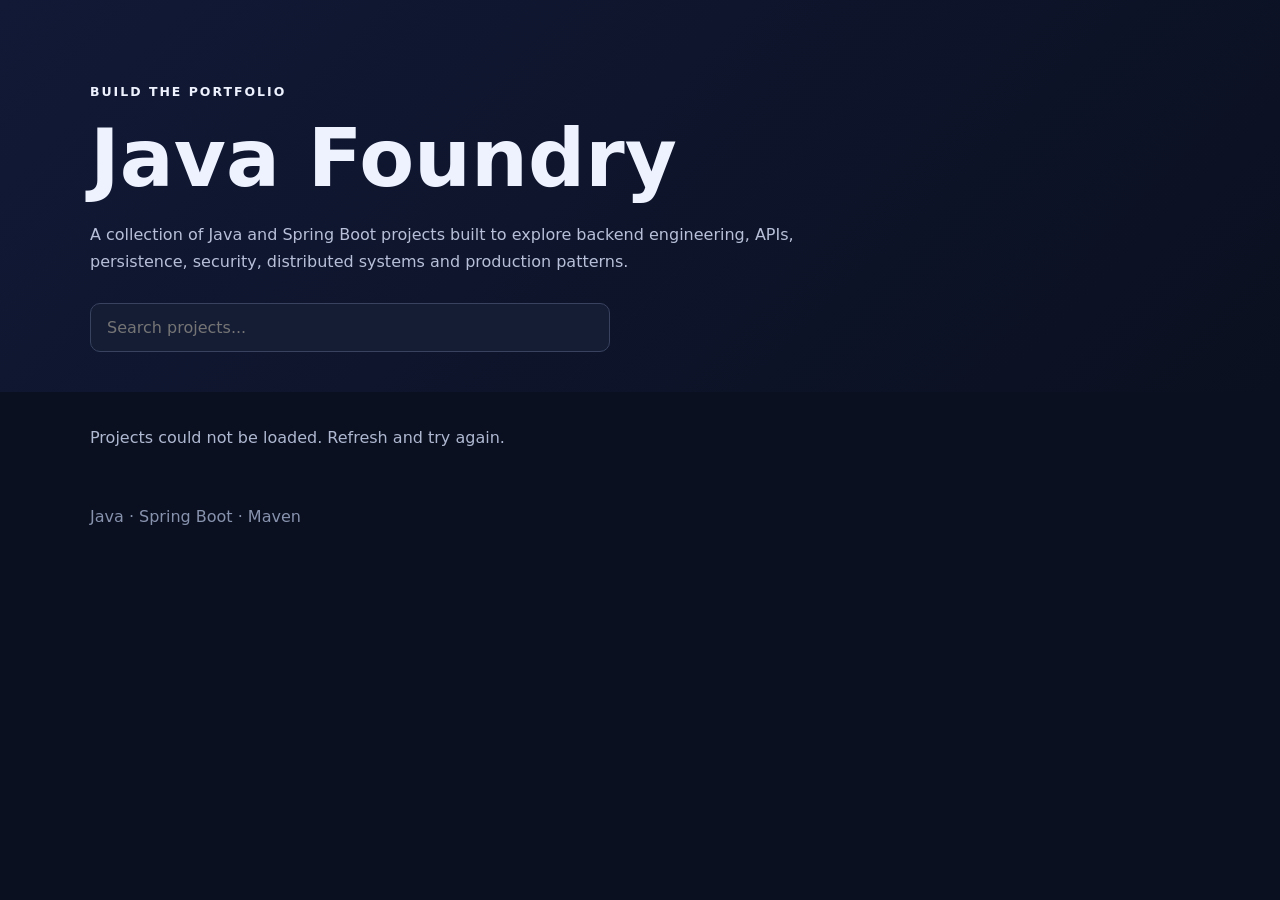
<file: index.html>
<!doctype html><html lang="en"><head><meta charset="utf-8"><meta name="viewport" content="width=device-width,initial-scale=1"><title>Java Foundry</title><link rel="stylesheet" href="style.css"></head><body><header class="hero"><div class="shell"><p class="eyebrow">BUILD THE PORTFOLIO</p><h1>Java Foundry</h1><p class="intro">A collection of Java and Spring Boot projects built to explore backend engineering, APIs, persistence, security, distributed systems and production patterns.</p><div class="toolbar"><input id="search" type="search" placeholder="Search projects..." autocomplete="off"><span id="count" class="count"></span></div></div></header><main class="shell"><section id="projects" class="projects" aria-live="polite"></section><p id="status" class="status">Loading projects…</p></main><footer class="shell footer">Java · Spring Boot · Maven</footer><script src="script.js"></script></body></html>
</file>
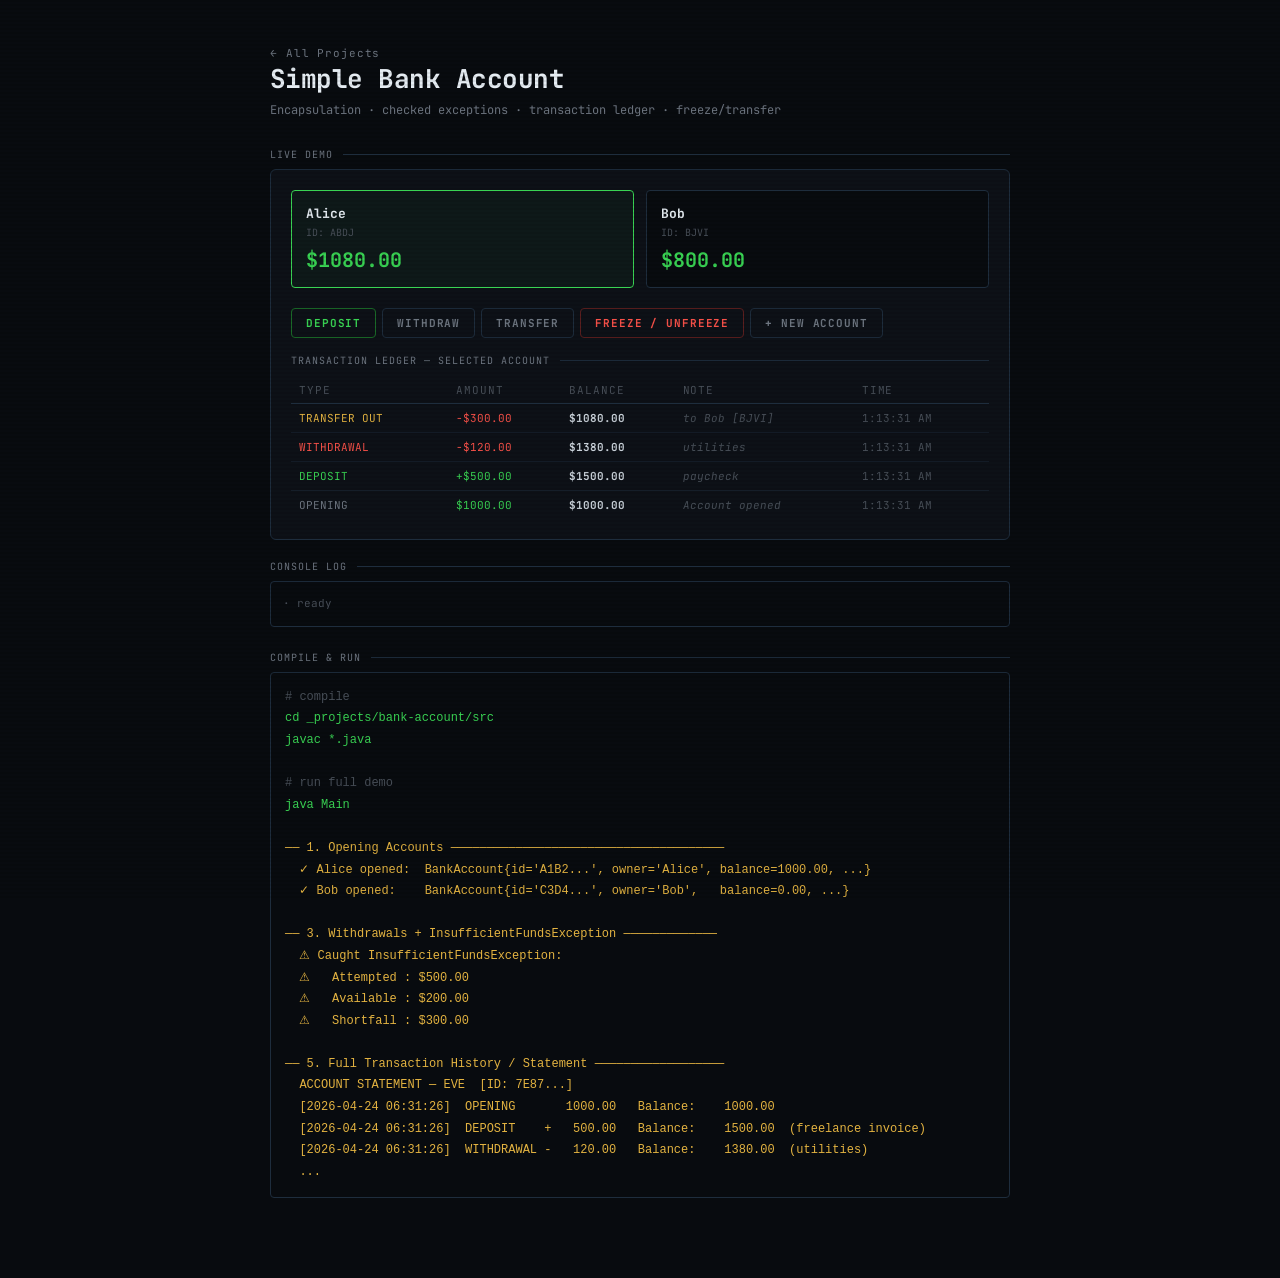
<file: projects/CoreBankAccount/index.html>
<!DOCTYPE html>
<html lang="en">
<head>
  <meta charset="UTF-8">
  <meta name="viewport" content="width=device-width,initial-scale=1">
  <title>Simple Bank Account — Java 120</title>
  <link href="https://fonts.googleapis.com/css2?family=JetBrains+Mono:wght@400;700&display=swap" rel="stylesheet">
  <style>
    :root{--bg:#080b0f;--sur:#0d1117;--br:#1e2d3d;--g:#39d353;--gd:#1a6b28;--cy:#58a6ff;--am:#e3b341;--rd:#f85149;--mu:#484f58;--tx:#c9d1d9;--txd:#6e7681}
    *{box-sizing:border-box;margin:0;padding:0}
    body{background:var(--bg);color:var(--tx);font-family:'JetBrains Mono',monospace;font-size:13px;min-height:100vh}
    body::before{content:'';pointer-events:none;position:fixed;inset:0;background:repeating-linear-gradient(0deg,transparent,transparent 2px,rgba(0,0,0,.07) 2px,rgba(0,0,0,.07) 4px);z-index:99}
    .wrap{max-width:780px;margin:0 auto;padding:44px 20px 80px}
    nav a{color:var(--txd);font-size:11px;text-decoration:none;letter-spacing:.08em}
    nav a:hover{color:var(--g)}
    .badges{display:flex;gap:8px;margin:22px 0 12px;flex-wrap:wrap}
    .badge{font-size:10px;font-weight:700;letter-spacing:.12em;text-transform:uppercase;padding:3px 10px;border-radius:2px;border:1px solid}
    .bj{color:var(--am);border-color:#4a3b1a;background:rgba(227,179,65,.06)}
    .bb{color:var(--g);border-color:var(--gd);background:rgba(57,211,83,.06)}
    .bo{color:var(--cy);border-color:#1f3d5c;background:rgba(88,166,255,.06)}
    h1{font-size:26px;font-weight:700;color:#e6edf3;letter-spacing:-.02em}
    .sub{color:var(--txd);font-size:12px;margin:6px 0 30px}
    .lbl{font-size:10px;color:var(--txd);letter-spacing:.1em;text-transform:uppercase;margin-bottom:8px;display:flex;align-items:center;gap:10px}
    .lbl::after{content:'';flex:1;height:1px;background:var(--br)}
    .card{background:var(--sur);border:1px solid var(--br);border-radius:6px;padding:20px;margin-bottom:20px}

    .accs{display:grid;grid-template-columns:1fr 1fr;gap:12px;margin-bottom:20px}
    @media(max-width:520px){.accs{grid-template-columns:1fr}}
    .acc-card{background:var(--bg);border:1px solid var(--br);border-radius:4px;padding:14px;cursor:pointer;transition:.15s;position:relative}
    .acc-card:hover{border-color:var(--gd)}
    .acc-card.sel{border-color:var(--g);background:rgba(57,211,83,.04)}
    .acc-name{font-weight:700;color:#e6edf3;font-size:13px;margin-bottom:4px}
    .acc-id{font-size:10px;color:var(--mu)}
    .acc-bal{font-size:20px;font-weight:700;color:var(--g);margin-top:8px}
    .acc-frozen{position:absolute;top:8px;right:8px;font-size:9px;letter-spacing:.1em;text-transform:uppercase;color:var(--rd);border:1px solid var(--rd);padding:2px 6px;border-radius:2px}

    .acts{display:flex;gap:6px;flex-wrap:wrap;margin-bottom:16px}
    .act{background:none;border:1px solid var(--br);border-radius:4px;color:var(--txd);font-family:inherit;font-size:11px;font-weight:700;letter-spacing:.08em;text-transform:uppercase;padding:7px 14px;cursor:pointer;transition:.15s}
    .act:hover{color:var(--tx);border-color:var(--mu)}
    .act.primary{color:var(--g);border-color:var(--gd)}
    .act.danger{color:var(--rd);border-color:#5c1f1f}

    .irow{display:flex;gap:8px;align-items:center;flex-wrap:wrap;margin-bottom:12px}
    .irow input{background:var(--bg);border:1px solid var(--br);border-radius:4px;color:var(--tx);font-family:inherit;font-size:13px;padding:8px 12px;outline:none;caret-color:var(--g);transition:.15s;width:130px}
    .irow input:focus{border-color:var(--gd)}
    .irow select{background:var(--bg);border:1px solid var(--br);border-radius:4px;color:var(--tx);font-family:inherit;font-size:12px;padding:8px 10px;outline:none;cursor:pointer}

    .ledger{width:100%;border-collapse:collapse;font-size:11px}
    .ledger th{color:var(--mu);font-weight:400;letter-spacing:.08em;text-transform:uppercase;padding:6px 8px;border-bottom:1px solid var(--br);text-align:left;white-space:nowrap}
    .ledger td{padding:7px 8px;border-bottom:1px solid rgba(30,45,61,.5);vertical-align:top}
    .ledger tr:last-child td{border-bottom:none}
    .type-d{color:var(--g)}
    .type-w{color:var(--rd)}
    .type-to{color:var(--am)}
    .type-in{color:var(--cy)}
    .type-o{color:var(--txd)}
    .amt-plus{color:var(--g)}
    .amt-minus{color:var(--rd)}
    .bal-cell{color:var(--tx);font-weight:700}
    .note-cell{color:var(--mu);font-style:italic;max-width:140px;overflow:hidden;text-overflow:ellipsis;white-space:nowrap}

    .log{background:var(--bg);border:1px solid var(--br);border-radius:4px;padding:12px;max-height:140px;overflow-y:auto;font-size:11px;line-height:1.8}
    .log-ok{color:var(--g)}
    .log-err{color:var(--rd)}
    .log-warn{color:var(--am)}
    .log-dim{color:var(--mu)}

    pre.run{background:var(--bg);border:1px solid var(--br);border-radius:4px;padding:14px;font-size:12px;line-height:1.8;overflow-x:auto;white-space:pre-wrap}
    .cmt{color:var(--mu)}.cmd{color:var(--g)}.out{color:var(--am)}

    ::-webkit-scrollbar{width:4px;height:4px}
    ::-webkit-scrollbar-thumb{background:var(--br);border-radius:2px}
  </style>
</head>
<body>
<div class="wrap">
  <nav><a href="../../index.html">← All Projects</a></nav>

  <h1>Simple Bank Account</h1>
  <p class="sub">Encapsulation · checked exceptions · transaction ledger · freeze/transfer</p>

  <div class="lbl">Live Demo</div>
  <div class="card">
    <div id="accs" class="accs"></div>

    <div class="acts">
      <button class="act primary" onclick="doAction('deposit')">Deposit</button>
      <button class="act"         onclick="doAction('withdraw')">Withdraw</button>
      <button class="act"         onclick="doAction('transfer')">Transfer</button>
      <button class="act danger"  onclick="doAction('freeze')">Freeze / Unfreeze</button>
      <button class="act"         onclick="doAction('new')">+ New Account</button>
    </div>

    <div class="irow" id="actionRow" style="display:none">
      <input type="number" id="amount" placeholder="Amount" min="0.01" step="0.01">
      <input type="text"   id="note"   placeholder="Note (optional)" style="width:160px">
      <select id="targetSel" style="display:none"></select>
      <button class="act primary" onclick="confirm_action()">OK</button>
      <button class="act"         onclick="cancel_action()">Cancel</button>
    </div>

    <div class="lbl" style="margin-bottom:10px">Transaction Ledger — selected account</div>
    <div style="overflow-x:auto">
      <table class="ledger">
        <thead><tr><th>Type</th><th>Amount</th><th>Balance</th><th>Note</th><th>Time</th></tr></thead>
        <tbody id="ledger"></tbody>
      </table>
    </div>
  </div>

  <div class="lbl">Console Log</div>
  <div class="log" id="log"><span class="log-dim">· ready</span></div>

  <div class="lbl" style="margin-top:24px">Compile &amp; Run</div>
  <pre class="run"><span class="cmt"># compile</span>
<span class="cmd">cd _projects/bank-account/src
javac *.java</span>

<span class="cmt"># run full demo</span>
<span class="cmd">java Main</span>

<span class="out">── 1. Opening Accounts ──────────────────────────────────────
  ✓ Alice opened:  BankAccount{id='A1B2...', owner='Alice', balance=1000.00, ...}
  ✓ Bob opened:    BankAccount{id='C3D4...', owner='Bob',   balance=0.00, ...}

── 3. Withdrawals + InsufficientFundsException ─────────────
  ⚠ Caught InsufficientFundsException:
  ⚠   Attempted : $500.00
  ⚠   Available : $200.00
  ⚠   Shortfall : $300.00

── 5. Full Transaction History / Statement ──────────────────
  ACCOUNT STATEMENT — EVE  [ID: 7E87...]
  [2026-04-24 06:31:26]  OPENING       1000.00   Balance:    1000.00
  [2026-04-24 06:31:26]  DEPOSIT    +   500.00   Balance:    1500.00  (freelance invoice)
  [2026-04-24 06:31:26]  WITHDRAWAL -   120.00   Balance:    1380.00  (utilities)
  ...</span></pre>
</div>

<script>
let accounts = [], selectedId = null, pendingAction = null;

function uid() { return Math.random().toString(36).slice(2,6).toUpperCase(); }
function ts()  { return new Date().toLocaleTimeString(); }
function fmt(n){ return '$'+n.toFixed(2); }

function makeAccount(owner, opening) {
  return { id: uid(), owner, balance: opening, frozen: false, history: [
    { type:'OPENING', amount: opening, running: opening, note:'Account opened', time: ts() }
  ]};
}

function deposit(acc, amount, note='') {
  if (acc.frozen)  throw new Error(`Account [${acc.id}] is frozen.`);
  if (amount <= 0) throw new Error('Deposit amount must be positive.');
  acc.balance += amount;
  acc.history.push({ type:'DEPOSIT', amount, running: acc.balance, note, time: ts() });
}

function withdraw(acc, amount, note='') {
  if (acc.frozen)   throw new Error(`Account [${acc.id}] is frozen.`);
  if (amount <= 0)  throw new Error('Withdrawal amount must be positive.');
  if (amount > 10000) throw new Error('Single withdrawal limit is $10,000.');
  if (acc.balance - amount < 0)
    throw new Error(`Insufficient funds: attempted ${fmt(amount)} but only ${fmt(acc.balance)} available. Shortfall: ${fmt(amount - acc.balance)}`);
  acc.balance -= amount;
  acc.history.push({ type:'WITHDRAWAL', amount, running: acc.balance, note, time: ts() });
}

function transfer(from, to, amount) {
  if (from.frozen) throw new Error(`Account [${from.id}] is frozen.`);
  if (to.frozen)   throw new Error(`Account [${to.id}] is frozen.`);
  if (amount <= 0) throw new Error('Transfer amount must be positive.');
  if (from.balance - amount < 0)
    throw new Error(`Insufficient funds: attempted ${fmt(amount)} but only ${fmt(from.balance)} available.`);
  from.balance -= amount;
  from.history.push({ type:'TRANSFER_OUT', amount, running: from.balance, note: `to ${to.owner} [${to.id}]`, time: ts() });
  to.balance += amount;
  to.history.push({ type:'TRANSFER_IN', amount, running: to.balance, note: `from ${from.owner} [${from.id}]`, time: ts() });
}

function log(msg, cls='log-ok') {
  const el = document.getElementById('log');
  el.innerHTML += `<div class="${cls}">· ${msg}</div>`;
  el.scrollTop = el.scrollHeight;
}

function renderAccounts() {
  const c = document.getElementById('accs');
  if (!accounts.length) { c.innerHTML = '<span style="color:var(--mu);font-size:12px">No accounts yet.</span>'; return; }
  c.innerHTML = accounts.map(a => `
    <div class="acc-card${a.id===selectedId?' sel':''}" onclick="select_acc('${a.id}')">
      ${a.frozen?'<span class="acc-frozen">frozen</span>':''}
      <div class="acc-name">${a.owner}</div>
      <div class="acc-id">ID: ${a.id}</div>
      <div class="acc-bal">${fmt(a.balance)}</div>
    </div>`).join('');
}

function renderLedger() {
  const acc = accounts.find(a => a.id === selectedId);
  const tb  = document.getElementById('ledger');
  if (!acc) { tb.innerHTML = '<tr><td colspan="5" style="color:var(--mu);padding:12px">Select an account.</td></tr>'; return; }
  const typeClass = { DEPOSIT:'type-d', WITHDRAWAL:'type-w', TRANSFER_OUT:'type-to', TRANSFER_IN:'type-in', OPENING:'type-o' };
  tb.innerHTML = [...acc.history].reverse().map(t => {
    const plus = t.type==='DEPOSIT'||t.type==='TRANSFER_IN'||t.type==='OPENING';
    const sign = t.type==='OPENING' ? '' : plus ? '+' : '-';
    return `<tr>
      <td class="${typeClass[t.type]||''}">${t.type.replace('_',' ')}</td>
      <td class="${plus?'amt-plus':'amt-minus'}">${sign}${fmt(t.amount)}</td>
      <td class="bal-cell">${fmt(t.running)}</td>
      <td class="note-cell" title="${t.note}">${t.note||'—'}</td>
      <td style="color:var(--mu);white-space:nowrap">${t.time}</td>
    </tr>`;
  }).join('');
}

function render() { renderAccounts(); renderLedger(); }

function select_acc(id) { selectedId = id; render(); }

function doAction(type) {
  pendingAction = type;
  const row = document.getElementById('actionRow');
  const amt  = document.getElementById('amount');
  const note = document.getElementById('note');
  const tsel = document.getElementById('targetSel');

  amt.value = ''; note.value = '';

  if (type === 'new') {
    const name = prompt('Account owner name:');
    if (!name) return;
    const open = parseFloat(prompt('Opening balance:') || '0');
    if (isNaN(open) || open < 0) { log('Invalid opening balance.', 'log-err'); return; }
    const a = makeAccount(name.trim(), open);
    accounts.push(a);
    selectedId = a.id;
    log(`Opened account for ${a.owner} with ${fmt(open)} [${a.id}]`);
    render(); return;
  }

  if (type === 'freeze') {
    const acc = accounts.find(a => a.id === selectedId);
    if (!acc) { log('Select an account first.', 'log-warn'); return; }
    acc.frozen = !acc.frozen;
    log(`Account [${acc.id}] ${acc.frozen ? 'frozen' : 'unfrozen'}.`, acc.frozen ? 'log-err' : 'log-ok');
    render(); return;
  }

  if (!selectedId) { log('Select an account first.', 'log-warn'); return; }

  if (type === 'transfer') {
    const others = accounts.filter(a => a.id !== selectedId);
    if (!others.length) { log('Need at least 2 accounts to transfer.', 'log-warn'); return; }
    tsel.style.display = '';
    tsel.innerHTML = others.map(a => `<option value="${a.id}">${a.owner} [${a.id}]</option>`).join('');
  } else {
    tsel.style.display = 'none';
  }

  row.style.display = 'flex';
  amt.focus();
}

function confirm_action() {
  const amt  = parseFloat(document.getElementById('amount').value);
  const note = document.getElementById('note').value.trim();
  const tid  = document.getElementById('targetSel').value;
  const acc  = accounts.find(a => a.id === selectedId);

  if (!acc) { log('No account selected.', 'log-err'); return; }
  if (isNaN(amt)) { log('Enter a valid amount.', 'log-warn'); return; }

  try {
    if (pendingAction === 'deposit') {
      deposit(acc, amt, note);
      log(`Deposited ${fmt(amt)} to ${acc.owner}${note ? ' ('+note+')' : ''}`);
    } else if (pendingAction === 'withdraw') {
      withdraw(acc, amt, note);
      log(`Withdrew ${fmt(amt)} from ${acc.owner}${note ? ' ('+note+')' : ''}`);
    } else if (pendingAction === 'transfer') {
      const target = accounts.find(a => a.id === tid);
      transfer(acc, target, amt);
      log(`Transferred ${fmt(amt)} from ${acc.owner} → ${target.owner}`);
    }
  } catch(e) {
    log(e.message, 'log-err');
  }

  cancel_action();
  render();
}

function cancel_action() {
  document.getElementById('actionRow').style.display = 'none';
  pendingAction = null;
}

const alice = makeAccount('Alice', 1000);
const bob   = makeAccount('Bob', 500);
try { deposit(alice, 500, 'paycheck'); withdraw(alice, 120, 'utilities'); transfer(alice, bob, 300); } catch(e){}
accounts = [alice, bob];
selectedId = alice.id;
render();
</script>
</body>
</html>
</file>
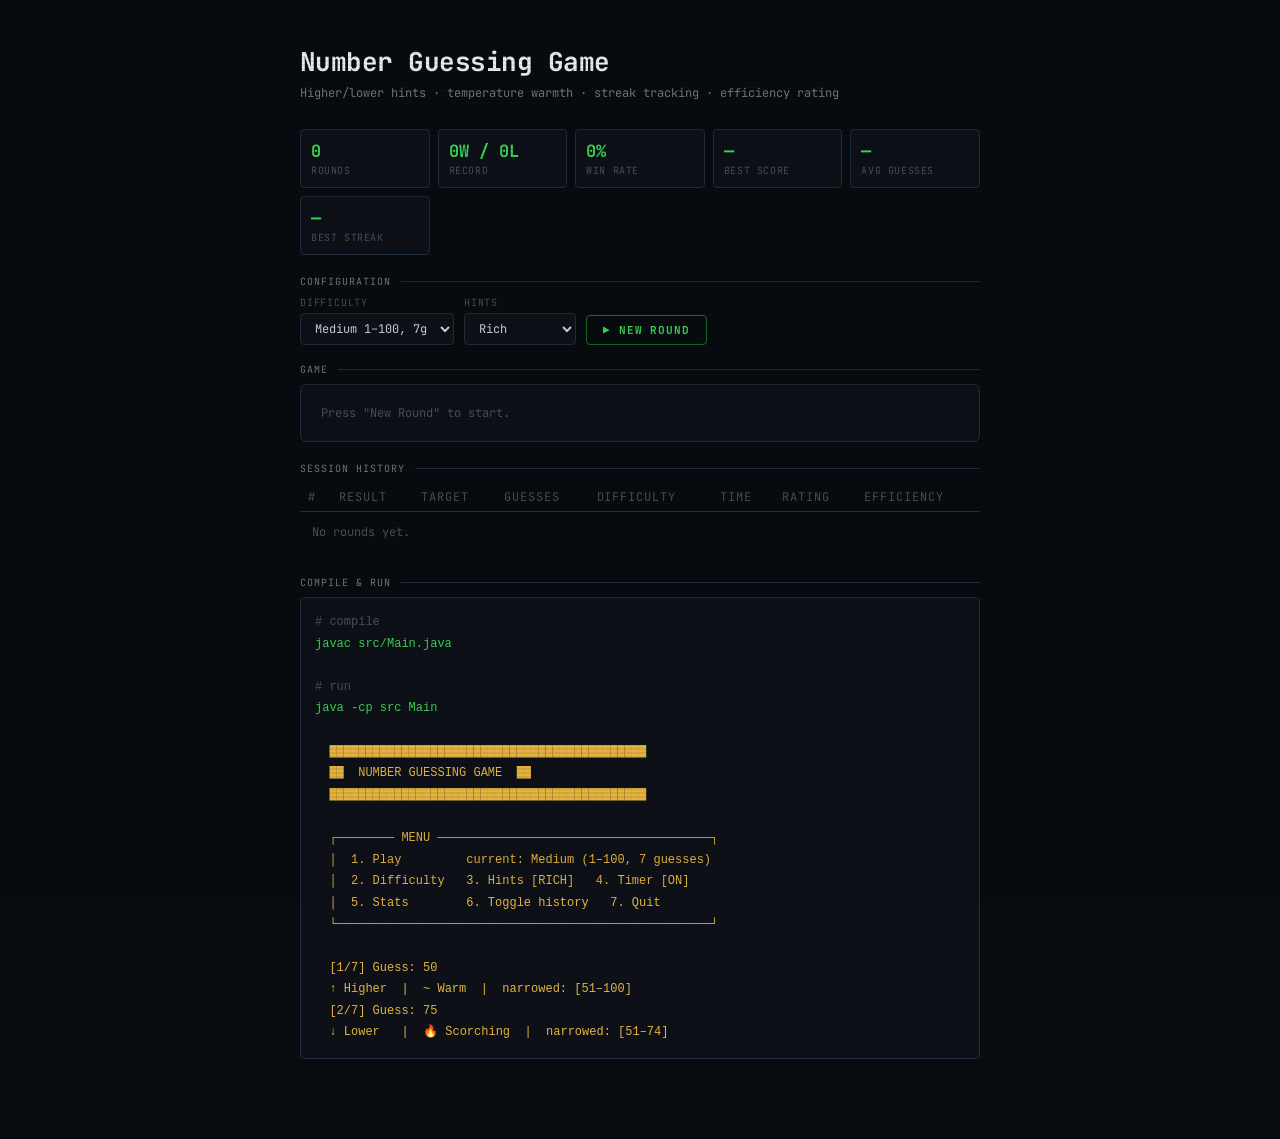
<file: projects/Number-Guessing-Game/index.html>
<!DOCTYPE html>
<html lang="en">
<head>
  <meta charset="UTF-8">
  <meta name="viewport" content="width=device-width,initial-scale=1">
  <title>Number Guessing Game</title>
  <link href="https://fonts.googleapis.com/css2?family=JetBrains+Mono:wght@400;700&display=swap" rel="stylesheet">
  <style>
    :root{--bg:#080b0f;--sur:#0d1117;--br:#1e2d3d;--g:#39d353;--gd:#1a6b28;--cy:#58a6ff;--am:#e3b341;--rd:#f85149;--pu:#bc8cff;--mu:#484f58;--tx:#c9d1d9;--txd:#6e7681}
    *{box-sizing:border-box;margin:0;padding:0}
    body{background:var(--bg);color:var(--tx);font-family:'JetBrains Mono',monospace;font-size:13px;min-height:100vh}
    body::before{content:'';pointer-events:none;position:fixed;inset:0;background:repeating-linear-gradient(0deg,transparent,transparent 2px,rgba(0,0,0,.07) 2px,rgba(0,0,0,.07) 4px);z-index:99}
    .wrap{max-width:720px;margin:0 auto;padding:44px 20px 80px}
    nav a{color:var(--txd);font-size:11px;text-decoration:none;letter-spacing:.08em}
    nav a:hover{color:var(--g)}
    .badges{display:flex;gap:8px;margin:22px 0 12px;flex-wrap:wrap}
    .badge{font-size:10px;font-weight:700;letter-spacing:.12em;text-transform:uppercase;padding:3px 10px;border-radius:2px;border:1px solid}
    .bj{color:var(--am);border-color:#4a3b1a;background:rgba(227,179,65,.06)}
    .bb{color:var(--g);border-color:var(--gd);background:rgba(57,211,83,.06)}
    .bo{color:var(--cy);border-color:#1f3d5c;background:rgba(88,166,255,.06)}
    h1{font-size:26px;font-weight:700;color:#e6edf3;letter-spacing:-.02em}
    .sub{color:var(--txd);font-size:12px;margin:6px 0 28px}
    .lbl{font-size:10px;color:var(--txd);letter-spacing:.1em;text-transform:uppercase;margin-bottom:8px;display:flex;align-items:center;gap:10px}
    .lbl::after{content:'';flex:1;height:1px;background:var(--br)}

    .config{display:flex;gap:10px;flex-wrap:wrap;margin-bottom:18px;align-items:flex-end}
    .cfg-group{display:flex;flex-direction:column;gap:4px}
    .cfg-label{font-size:10px;color:var(--mu);letter-spacing:.08em;text-transform:uppercase}
    select,input[type=number]{background:var(--sur);border:1px solid var(--br);border-radius:4px;color:var(--tx);font-family:inherit;font-size:12px;padding:6px 10px;outline:none;caret-color:var(--g);transition:.15s;min-width:90px}
    select:focus,input:focus{border-color:var(--gd)}
    select{cursor:pointer}
    .act{background:none;border:1px solid var(--br);border-radius:4px;color:var(--txd);font-family:inherit;font-size:11px;font-weight:700;letter-spacing:.08em;text-transform:uppercase;padding:7px 16px;cursor:pointer;transition:.15s}
    .act:hover{color:var(--tx);border-color:var(--mu)}
    .act.primary{color:var(--g);border-color:var(--gd)}
    .act.danger{color:var(--rd);border-color:#5c1f1f}
    .act:disabled{opacity:.35;cursor:not-allowed}

    .game-card{background:var(--sur);border:1px solid var(--br);border-radius:6px;padding:20px;margin-bottom:20px}

    .range-track{height:6px;background:var(--br);border-radius:3px;position:relative;margin:14px 0 6px}
    .range-fill{position:absolute;height:6px;border-radius:3px;background:rgba(57,211,83,.25);transition:.3s}
    .range-pin{position:absolute;top:-6px;width:2px;height:18px;border-radius:1px;transform:translateX(-50%)}
    .range-labels{display:flex;justify-content:space-between;font-size:10px;color:var(--mu)}

    .guess-row{display:flex;gap:8px;margin:14px 0}
    .guess-row input[type=number]{flex:1;font-size:18px;font-weight:700;text-align:center;padding:10px;background:var(--bg)}
    .guess-row input::placeholder{font-size:13px;font-weight:400}

    .hints{display:flex;flex-direction:column;gap:6px;margin-top:10px;max-height:280px;overflow-y:auto}
    .hint-row{display:flex;align-items:center;gap:10px;padding:8px 10px;background:var(--bg);border:1px solid var(--br);border-radius:4px;font-size:12px;animation:fadein .2s ease}
    @keyframes fadein{from{opacity:0;transform:translateY(-4px)}to{opacity:1;transform:none}}
    .hint-num{color:var(--mu);min-width:24px;font-size:10px}
    .hint-guess{font-weight:700;min-width:40px;color:#e6edf3}
    .hint-dir{font-weight:700;min-width:70px}
    .hint-temp{min-width:110px}
    .hint-range{color:var(--mu);font-size:11px}
    .hint-ms{color:var(--mu);font-size:10px;margin-left:auto}

    .guess-bar{display:flex;gap:4px;margin:12px 0}
    .gb-cell{height:8px;flex:1;border-radius:2px;background:var(--br);transition:.3s}
    .gb-cell.used{background:var(--g)}
    .gb-cell.last{background:var(--am)}
    .gb-cell.fail{background:var(--rd)}

    .result{padding:14px 16px;border-radius:4px;margin-top:12px;display:none;font-weight:700;font-size:14px}
    .result.win{background:rgba(57,211,83,.1);border:1px solid var(--gd);color:var(--g)}
    .result.lose{background:rgba(248,81,73,.08);border:1px solid #5c1f1f;color:var(--rd)}

    .stats-row{display:grid;grid-template-columns:repeat(auto-fill,minmax(110px,1fr));gap:8px;margin-bottom:20px}
    .stat-box{background:var(--sur);border:1px solid var(--br);border-radius:4px;padding:10px}
    .stat-val{font-size:17px;font-weight:700;color:var(--g)}
    .stat-lbl{font-size:10px;color:var(--mu);margin-top:2px;text-transform:uppercase;letter-spacing:.06em}

    .history{width:100%;border-collapse:collapse;font-size:12px}
    .history th{color:var(--mu);font-weight:400;letter-spacing:.08em;text-transform:uppercase;padding:6px 8px;border-bottom:1px solid var(--br);text-align:left}
    .history td{padding:7px 8px;border-bottom:1px solid rgba(30,45,61,.4)}
    .history tr:last-child td{border:none}
    .chip{font-size:9px;font-weight:700;letter-spacing:.1em;text-transform:uppercase;padding:2px 7px;border-radius:2px;border:1px solid;white-space:nowrap}
    .cw{color:var(--g);border-color:var(--gd);background:rgba(57,211,83,.08)}
    .cl{color:var(--rd);border-color:#5c1f1f;background:rgba(248,81,73,.06)}

    pre.run{background:var(--sur);border:1px solid var(--br);border-radius:4px;padding:14px;font-size:12px;line-height:1.8;overflow-x:auto;white-space:pre-wrap}
    .cmt{color:var(--mu)}.cmd{color:var(--g)}.out{color:var(--am)}
    ::-webkit-scrollbar{width:4px;height:4px}
    ::-webkit-scrollbar-thumb{background:var(--br);border-radius:2px}
  </style>
</head>
<body>
<div class="wrap">
  <h1>Number Guessing Game</h1>
  <p class="sub">Higher/lower hints · temperature warmth · streak tracking · efficiency rating</p>

  <div class="stats-row" id="statsRow"></div>

  <div class="lbl">Configuration</div>
  <div class="config">
    <div class="cfg-group">
      <span class="cfg-label">Difficulty</span>
      <select id="diffSel" onchange="applyDiff()">
        <option value="easy">Easy   1–50, 10g</option>
        <option value="medium" selected>Medium 1–100, 7g</option>
        <option value="hard">Hard   1–200, 6g</option>
        <option value="insane">Insane 1–500, 8g</option>
        <option value="custom">Custom…</option>
      </select>
    </div>
    <div class="cfg-group" id="customFields" style="display:none;flex-direction:row;gap:8px">
      <div class="cfg-group">
        <span class="cfg-label">Min</span>
        <input type="number" id="cMin" value="1" min="1" style="width:70px" oninput="applyCustom()">
      </div>
      <div class="cfg-group">
        <span class="cfg-label">Max</span>
        <input type="number" id="cMax" value="1000" min="2" style="width:90px" oninput="applyCustom()">
      </div>
      <div class="cfg-group">
        <span class="cfg-label">Guesses</span>
        <input type="number" id="cGuesses" value="10" min="1" style="width:70px" oninput="applyCustom()">
      </div>
    </div>
    <div class="cfg-group">
      <span class="cfg-label">Hints</span>
      <select id="hintSel">
        <option value="none">None</option>
        <option value="basic">Basic</option>
        <option value="rich" selected>Rich</option>
        <option value="pct">Percentage</option>
      </select>
    </div>
    <button class="act primary" id="newBtn" onclick="newRound()">▶ New Round</button>
  </div>

  <div class="lbl">Game</div>
  <div class="game-card">
    <div id="gameState" style="color:var(--mu);font-size:12px">Press "New Round" to start.</div>

    <div id="gameActive" style="display:none">
      <div style="display:flex;justify-content:space-between;align-items:center;flex-wrap:wrap;gap:6px;margin-bottom:10px">
        <div id="roundMeta" style="font-size:11px;color:var(--txd)"></div>
        <div id="streakDisplay" style="font-size:11px;color:var(--am)"></div>
      </div>

      <div class="range-track" id="rangeTrack">
        <div class="range-fill" id="rangeFill" style="left:0%;width:100%"></div>
        <div class="range-pin" id="pinLo" style="background:var(--mu);left:0%"></div>
        <div class="range-pin" id="pinHi" style="background:var(--mu);left:100%"></div>
      </div>
      <div class="range-labels">
        <span id="loLabel"></span>
        <span style="color:var(--txd);font-size:10px">possible range</span>
        <span id="hiLabel"></span>
      </div>

      <div class="guess-bar" id="guessBar"></div>

      <div class="guess-row">
        <input type="number" id="guessInput" placeholder="Your guess…" onkeydown="if(event.key==='Enter')submitGuess()">
        <button class="act primary" id="guessBtn" onclick="submitGuess()">Guess</button>
        <button class="act" onclick="showBinaryHint()" title="Binary search hint">💡</button>
      </div>

      <div class="hints" id="hintsFeed"></div>

      <div class="result" id="resultBanner"></div>
    </div>
  </div>

  <div class="lbl">Session History</div>
  <div style="overflow-x:auto;margin-bottom:24px">
    <table class="history">
      <thead><tr><th>#</th><th>Result</th><th>Target</th><th>Guesses</th><th>Difficulty</th><th>Time</th><th>Rating</th><th>Efficiency</th></tr></thead>
      <tbody id="historyBody"><tr><td colspan="8" style="color:var(--mu);padding:12px">No rounds yet.</td></tr></tbody>
    </table>
  </div>

  <div class="lbl">Compile &amp; Run</div>
  <pre class="run"><span class="cmt"># compile</span>
<span class="cmd">javac src/Main.java</span>

<span class="cmt"># run</span>
<span class="cmd">java -cp src Main</span>

<span class="out">  ████████████████████████████████████████████
  ██  NUMBER GUESSING GAME  ██
  ████████████████████████████████████████████

  ┌──────── MENU ──────────────────────────────────────┐
  │  1. Play         current: Medium (1–100, 7 guesses)
  │  2. Difficulty   3. Hints [RICH]   4. Timer [ON]
  │  5. Stats        6. Toggle history   7. Quit
  └────────────────────────────────────────────────────┘

  [1/7] Guess: 50
  ↑ Higher  |  ~ Warm  |  narrowed: [51–100]
  [2/7] Guess: 75
  ↓ Lower   |  🔥 Scorching  |  narrowed: [51–74]</span></pre>
</div>

<script>
const DIFFS = {
  easy:   {min:1, max:50,  guesses:10, label:'Easy'},
  medium: {min:1, max:100, guesses:7,  label:'Medium'},
  hard:   {min:1, max:200, guesses:6,  label:'Hard'},
  insane: {min:1, max:500, guesses:8,  label:'Insane'},
  custom: {min:1, max:100, guesses:7,  label:'Custom'},
};

const session = {
  totalRounds:   0,
  wins:          0,
  losses:        0,
  bestScore:     Infinity,
  bestTimeMs:    Infinity,
  totalGuesses:  0,
  totalMs:       0,
  currentStreak: 0,
  bestStreak:    0,
  history:       [],
};

let round = null;

let cfg = { min:1, max:100, guesses:7, label:'Medium', hintMode:'rich' };

function applyDiff() {
  const val = document.getElementById('diffSel').value;
  document.getElementById('customFields').style.display = val === 'custom' ? 'flex' : 'none';
  if (val !== 'custom') {
    const d = DIFFS[val];
    cfg.min = d.min; cfg.max = d.max; cfg.guesses = d.guesses; cfg.label = d.label;
  } else {
    applyCustom();
  }
}

function applyCustom() {
  cfg.min     = parseInt(document.getElementById('cMin').value)     || 1;
  cfg.max     = parseInt(document.getElementById('cMax').value)     || 100;
  cfg.guesses = parseInt(document.getElementById('cGuesses').value) || 7;
  cfg.label   = 'Custom';
}

function randInt(lo, hi) { return Math.floor(Math.random() * (hi - lo + 1)) + lo; }
function optimalGuesses(lo, hi) { return Math.ceil(Math.log2(hi - lo + 1)); }

function efficiency(used, lo, hi) {
  const opt = optimalGuesses(lo, hi);
  return Math.min(100, opt / used * 100);
}

function rating(won, used, lo, hi) {
  if (!won) return 'DNF';
  const eff = efficiency(used, lo, hi);
  if (eff >= 100) return 'PERFECT';
  if (eff >=  85) return 'GREAT';
  if (eff >=  70) return 'GOOD';
  if (eff >=  55) return 'OK';
  return 'POOR';
}

function ratingColor(r) {
  return {PERFECT:'var(--pu)',GREAT:'var(--g)',GOOD:'var(--cy)',OK:'var(--am)',DNF:'var(--rd)',POOR:'var(--rd)'}[r] || 'var(--tx)';
}

function warmth(diff, range) {
  const r = range;
  if (diff === 0)         return {label:'✓ Correct!',    col:'var(--g)'};
  if (diff <= r / 10)    return {label:'🔥 Scorching',   col:'#ff4500'};
  if (diff <= r / 5)     return {label:'♨ Hot',          col:'var(--rd)'};
  if (diff <= r / 3)     return {label:'~ Warm',         col:'var(--am)'};
  if (diff <= r / 2)     return {label:'Cool',           col:'var(--cy)'};
  return                         {label:'❄ Ice cold',    col:'#7ec8e3'};
}

function buildHint(guess, secret, lo, hi, mode) {
  const diff  = Math.abs(guess - secret);
  const range = hi - lo;
  const dir   = guess < secret ? '↑ Higher' : '↓ Lower';
  const dirCol= guess < secret ? 'var(--g)' : 'var(--rd)';
  const w     = warmth(diff, range);

  if (mode === 'none') return {dir, dirCol, temp:'', tempCol:'var(--tx)', extra:''};

  if (mode === 'pct') {
    const pct = Math.round(100 - diff / range * 100);
    return {dir, dirCol, temp: w.label, tempCol: w.col, extra: `${pct}% close`};
  }

  return {dir, dirCol, temp: w.label, tempCol: w.col, extra:''};
}

function narrowedRange(guesses, secret, min, max) {
  let lo = min, hi = max;
  for (const g of guesses) {
    if (g < secret && g >= lo) lo = g + 1;
    if (g > secret && g <= hi) hi = g - 1;
  }
  return {lo, hi};
}

function newRound() {
  cfg.hintMode = document.getElementById('hintSel').value;
  applyDiff();

  round = {
    secret:    randInt(cfg.min, cfg.max),
    min:       cfg.min,
    max:       cfg.max,
    maxGuesses:cfg.guesses,
    label:     cfg.label,
    hintMode:  cfg.hintMode,
    guesses:   [],
    guessedNums:[],
    startMs:   Date.now(),
    over:      false,
    won:       false,
    loRange:   cfg.min,
    hiRange:   cfg.max,
  };

  document.getElementById('gameState').style.display = 'none';
  document.getElementById('gameActive').style.display = 'block';
  document.getElementById('resultBanner').style.display = 'none';
  document.getElementById('hintsFeed').innerHTML = '';
  document.getElementById('guessInput').value = '';
  document.getElementById('guessInput').disabled = false;
  document.getElementById('guessBtn').disabled = false;
  document.getElementById('guessInput').focus();

  const opt = optimalGuesses(round.min, round.max);
  document.getElementById('roundMeta').innerHTML =
    `Range: <b style="color:#e6edf3">${round.min}–${round.max}</b> &nbsp;·&nbsp; ` +
    `Max: <b style="color:#e6edf3">${round.maxGuesses}</b> guesses &nbsp;·&nbsp; ` +
    `Optimal: <span style="color:var(--pu)">${opt}</span> (binary search)`;

  updateStreakDisplay();
  renderGuessBar();
  updateRangeVisualiser(round.min, round.max, round.min, round.max);
  renderStats();
}

function submitGuess() {
  if (!round || round.over) return;
  const input = document.getElementById('guessInput');
  const guess = parseInt(input.value);

  if (isNaN(guess) || guess < round.min || guess > round.max) {
    flashInput(input, 'var(--rd)');
    return;
  }
  if (round.guessedNums.includes(guess)) {
    flashInput(input, 'var(--am)');
    return;
  }

  const now    = Date.now();
  const ms     = now - round.startMs;
  round.guesses.push({guess, ms});
  round.guessedNums.push(guess);
  input.value  = '';

  const hintMode = round.hintMode;
  const h        = buildHint(guess, round.secret, round.min, round.max, hintMode);
  const {lo, hi} = narrowedRange(round.guessedNums, round.secret, round.min, round.max);

  if (hintMode === 'rich') {
    round.loRange = lo;
    round.hiRange = hi;
    updateRangeVisualiser(round.min, round.max, lo, hi);
  }

  const extraText = hintMode === 'rich'
    ? `[${lo}–${hi}]`
    : (h.extra || '');

  addHintRow(round.guesses.length, guess, h, extraText, ms);
  renderGuessBar();

  if (guess === round.secret) {
    endRound(true, now);
  } else if (round.guesses.length >= round.maxGuesses) {
    endRound(false, now);
  }
}

function endRound(won, now) {
  round.over = true;
  round.won  = won;
  const elapsed = now - round.startMs;
  const used    = round.guesses.length;
  const r       = rating(won, used, round.min, round.max);
  const eff     = won ? efficiency(used, round.min, round.max) : 0;

  document.getElementById('guessInput').disabled = true;
  document.getElementById('guessBtn').disabled   = true;

  const banner = document.getElementById('resultBanner');
  if (won) {
    banner.className = 'result win';
    banner.innerHTML =
      `✓ Correct! The number was <b>${round.secret}</b>.` +
      ` &nbsp;·&nbsp; ${used}/${round.maxGuesses} guesses` +
      ` &nbsp;·&nbsp; ${elapsed}ms` +
      ` &nbsp;·&nbsp; <span style="color:${ratingColor(r)}">${r}</span>` +
      ` &nbsp;·&nbsp; ${eff.toFixed(0)}% efficient`;
  } else {
    banner.className = 'result lose';
    banner.innerHTML = `✗ Out of guesses. The number was <b>${round.secret}</b>.`;
  }
  banner.style.display = 'block';

  const rec = {
    won, target: round.secret, used, elapsed,
    min: round.min, max: round.max,
    maxGuesses: round.maxGuesses,
    label: round.label, r, eff,
    roundNum: session.totalRounds + 1,
  };

  session.totalRounds++;
  session.totalGuesses += used;
  session.totalMs      += elapsed;
  if (won) {
    session.wins++;
    session.currentStreak++;
    session.bestStreak  = Math.max(session.bestStreak, session.currentStreak);
    session.bestScore   = Math.min(session.bestScore, used);
    session.bestTimeMs  = Math.min(session.bestTimeMs, elapsed);
  } else {
    session.losses++;
    session.currentStreak = 0;
  }
  session.history.push(rec);

  updateStreakDisplay();
  renderStats();
  renderHistory();
}

function showBinaryHint() {
  if (!round || round.over) return;
  const {lo, hi} = narrowedRange(round.guessedNums, round.secret, round.min, round.max);
  const mid = Math.floor((lo + hi) / 2);
  const feed = document.getElementById('hintsFeed');
  const el = document.createElement('div');
  el.className = 'hint-row';
  el.style.borderColor = 'var(--pu)';
  el.innerHTML = `<span style="color:var(--pu)">💡 Binary hint: remaining [${lo}–${hi}], try around <b>${mid}</b></span>`;
  feed.prepend(el);
}

function addHintRow(n, guess, h, extra, ms) {
  const feed = document.getElementById('hintsFeed');
  const el   = document.createElement('div');
  el.className = 'hint-row';
  el.innerHTML = `
    <span class="hint-num">#${n}</span>
    <span class="hint-guess">${guess}</span>
    <span class="hint-dir" style="color:${h.dirCol}">${h.dir}</span>
    ${h.temp ? `<span class="hint-temp" style="color:${h.tempCol}">${h.temp}</span>` : '<span class="hint-temp"></span>'}
    ${extra   ? `<span class="hint-range">${extra}</span>` : ''}
    <span class="hint-ms">${ms}ms</span>`;
  feed.prepend(el);
}

function renderGuessBar() {
  if (!round) return;
  const bar  = document.getElementById('guessBar');
  const used = round.guesses.length;
  const max  = round.maxGuesses;
  bar.innerHTML = Array.from({length: max}, (_,i) => {
    let cls = 'gb-cell';
    if (i < used - 1) cls += round.won && i === used - 1 ? ' last' : ' used';
    else if (i === used - 1) cls += round.won ? ' last' : round.over ? ' fail' : ' used';
    return `<div class="${cls}"></div>`;
  }).join('');
}

function updateRangeVisualiser(min, max, lo, hi) {
  const total  = max - min;
  const leftPct  = total === 0 ? 0 : ((lo - min) / total) * 100;
  const widthPct = total === 0 ? 100 : ((hi - lo) / total) * 100;
  document.getElementById('rangeFill').style.left  = leftPct + '%';
  document.getElementById('rangeFill').style.width = widthPct + '%';
  document.getElementById('pinLo').style.left = leftPct + '%';
  document.getElementById('pinHi').style.left = (leftPct + widthPct) + '%';
  document.getElementById('loLabel').textContent = lo;
  document.getElementById('hiLabel').textContent = hi;
}

function flashInput(el, color) {
  el.style.borderColor = color;
  setTimeout(()=>{ el.style.borderColor=''; }, 600);
}

function updateStreakDisplay() {
  const el = document.getElementById('streakDisplay');
  if (!el) return;
  const s = session.currentStreak;
  el.textContent = s > 1 ? `🔥 ${s} win streak` : '';
}

function renderStats() {
  const s     = session;
  const wr    = s.totalRounds ? (s.wins / s.totalRounds * 100).toFixed(0) : 0;
  const avg   = s.totalRounds ? (s.totalGuesses / s.totalRounds).toFixed(1) : '—';
  const best  = s.bestScore === Infinity ? '—' : s.bestScore;
  const bTime = s.bestTimeMs === Infinity ? '—' : s.bestTimeMs + 'ms';

  document.getElementById('statsRow').innerHTML = [
    {val: s.totalRounds,        lbl: 'Rounds'},
    {val: `${s.wins}W / ${s.losses}L`, lbl: 'Record'},
    {val: wr + '%',             lbl: 'Win Rate'},
    {val: best,                 lbl: 'Best Score'},
    {val: avg,                  lbl: 'Avg Guesses'},
    {val: s.bestStreak || '—',  lbl: 'Best Streak'},
  ].map(x=>`<div class="stat-box"><div class="stat-val">${x.val}</div><div class="stat-lbl">${x.lbl}</div></div>`).join('');
}

function renderHistory() {
  const body = document.getElementById('historyBody');
  if (!session.history.length) {
    body.innerHTML = '<tr><td colspan="8" style="color:var(--mu);padding:12px">No rounds yet.</td></tr>';
    return;
  }
  body.innerHTML = [...session.history].reverse().map(r => `
    <tr>
      <td style="color:var(--mu)">${r.roundNum}</td>
      <td><span class="chip ${r.won?'cw':'cl'}">${r.won?'WIN':'LOSS'}</span></td>
      <td style="color:#e6edf3;font-weight:700">${r.target}</td>
      <td>${r.used} / ${r.maxGuesses}</td>
      <td style="color:var(--txd)">${r.label} (${r.min}–${r.max})</td>
      <td style="color:var(--mu)">${r.elapsed}ms</td>
      <td style="color:${ratingColor(r.r)}">${r.r}</td>
      <td style="color:var(--txd)">${r.won ? r.eff.toFixed(0)+'%' : '—'}</td>
    </tr>`).join('');
}

renderStats();
renderHistory();
</script>
</body>
</html>
</file>
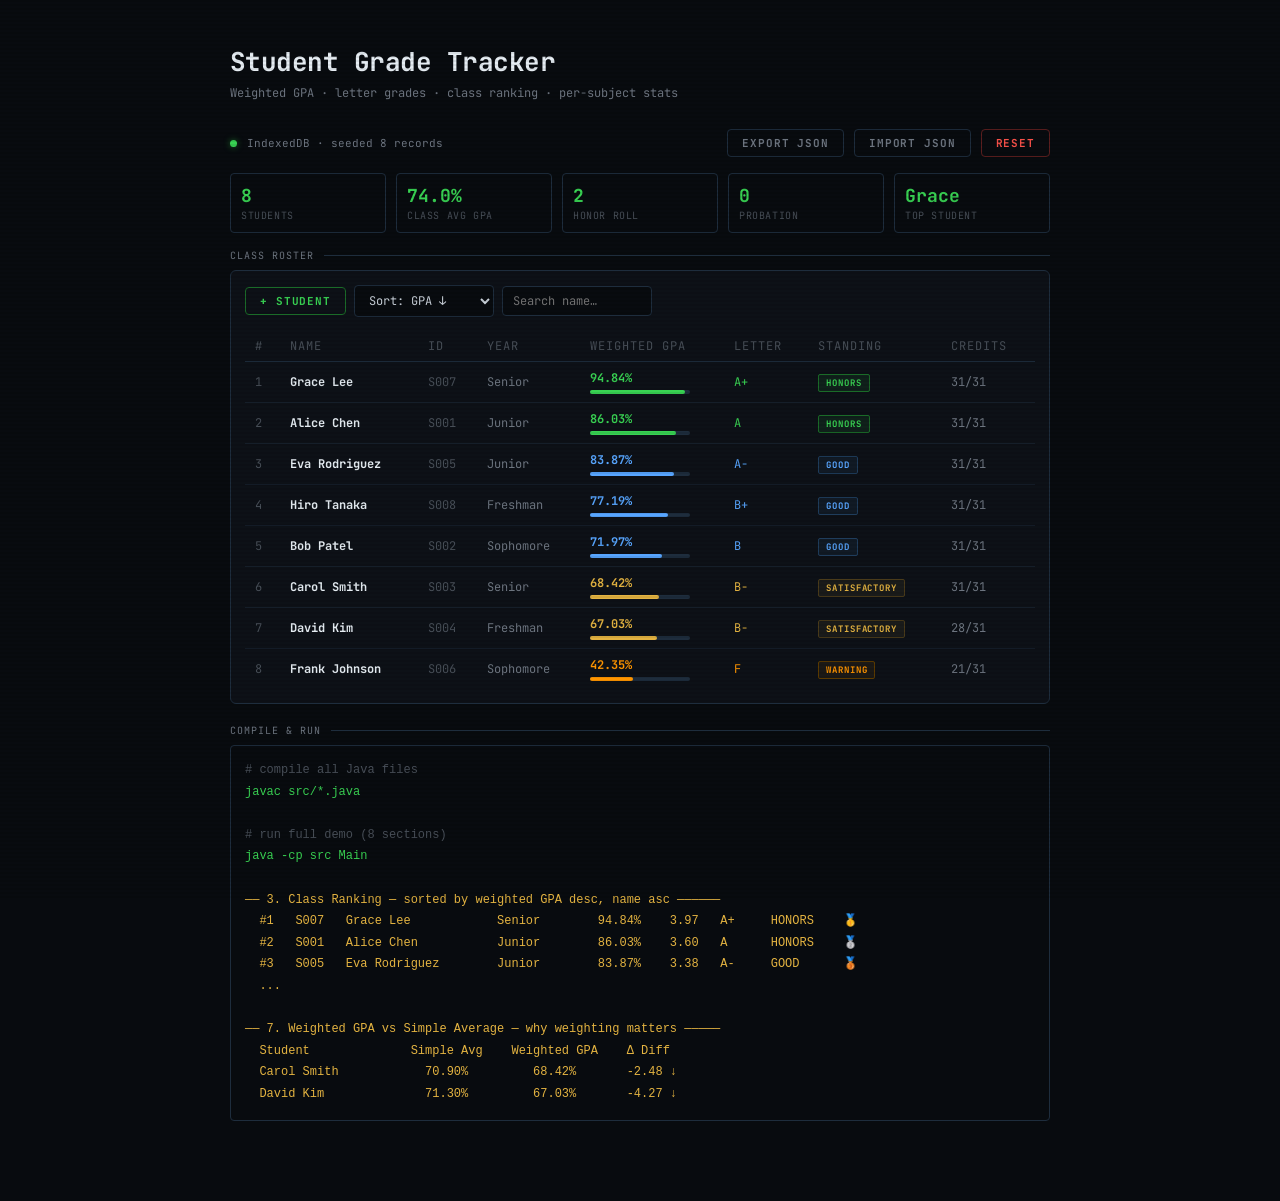
<file: projects/Student-Grade-Tracker/index.html>
<!doctype html>
<html lang="en">
  <head>
    <meta charset="UTF-8" />
    <meta name="viewport" content="width=device-width,initial-scale=1" />
    <title>Grade Tracker — Java 120</title>
    <link
      href="https://fonts.googleapis.com/css2?family=JetBrains+Mono:wght@400;700&display=swap"
      rel="stylesheet"
    />
    <style>
      :root {
        --bg: #080b0f;
        --sur: #0d1117;
        --br: #1e2d3d;
        --g: #39d353;
        --gd: #1a6b28;
        --cy: #58a6ff;
        --am: #e3b341;
        --rd: #f85149;
        --pu: #bc8cff;
        --mu: #484f58;
        --tx: #c9d1d9;
        --txd: #6e7681;
      }
      * {
        box-sizing: border-box;
        margin: 0;
        padding: 0;
      }
      body {
        background: var(--bg);
        color: var(--tx);
        font-family: "JetBrains Mono", monospace;
        font-size: 13px;
        min-height: 100vh;
      }
      body::before {
        content: "";
        pointer-events: none;
        position: fixed;
        inset: 0;
        background: repeating-linear-gradient(
          0deg,
          transparent,
          transparent 2px,
          rgba(0, 0, 0, 0.07) 2px,
          rgba(0, 0, 0, 0.07) 4px
        );
        z-index: 99;
      }
      .wrap {
        max-width: 860px;
        margin: 0 auto;
        padding: 44px 20px 80px;
      }
      nav a {
        color: var(--txd);
        font-size: 11px;
        text-decoration: none;
        letter-spacing: 0.08em;
      }
      nav a:hover {
        color: var(--g);
      }
      .badges {
        display: flex;
        gap: 8px;
        margin: 22px 0 12px;
        flex-wrap: wrap;
      }
      .badge {
        font-size: 10px;
        font-weight: 700;
        letter-spacing: 0.12em;
        text-transform: uppercase;
        padding: 3px 10px;
        border-radius: 2px;
        border: 1px solid;
      }
      .bj {
        color: var(--am);
        border-color: #4a3b1a;
        background: rgba(227, 179, 65, 0.06);
      }
      .bb {
        color: var(--g);
        border-color: var(--gd);
        background: rgba(57, 211, 83, 0.06);
      }
      .bo {
        color: var(--cy);
        border-color: #1f3d5c;
        background: rgba(88, 166, 255, 0.06);
      }
      h1 {
        font-size: 26px;
        font-weight: 700;
        color: #e6edf3;
        letter-spacing: -0.02em;
      }
      .sub {
        color: var(--txd);
        font-size: 12px;
        margin: 6px 0 28px;
      }
      .lbl {
        font-size: 10px;
        color: var(--txd);
        letter-spacing: 0.1em;
        text-transform: uppercase;
        margin-bottom: 8px;
        display: flex;
        align-items: center;
        gap: 10px;
      }
      .lbl::after {
        content: "";
        flex: 1;
        height: 1px;
        background: var(--br);
      }
      .card {
        background: var(--sur);
        border: 1px solid var(--br);
        border-radius: 6px;
        padding: 18px;
        margin-bottom: 20px;
      }

      .toolbar {
        display: flex;
        gap: 8px;
        flex-wrap: wrap;
        margin-bottom: 14px;
        align-items: center;
      }
      .act {
        background: none;
        border: 1px solid var(--br);
        border-radius: 4px;
        color: var(--txd);
        font-family: inherit;
        font-size: 11px;
        font-weight: 700;
        letter-spacing: 0.08em;
        text-transform: uppercase;
        padding: 6px 14px;
        cursor: pointer;
        transition: 0.15s;
      }
      .act:hover {
        color: var(--tx);
        border-color: var(--mu);
      }
      .act.primary {
        color: var(--g);
        border-color: var(--gd);
      }
      .act.danger {
        color: var(--rd);
        border-color: #5c1f1f;
      }
      input[type="text"],
      input[type="number"],
      select {
        background: var(--bg);
        border: 1px solid var(--br);
        border-radius: 4px;
        color: var(--tx);
        font-family: inherit;
        font-size: 12px;
        padding: 6px 10px;
        outline: none;
        caret-color: var(--g);
        transition: 0.15s;
      }
      input:focus,
      select:focus {
        border-color: var(--gd);
      }
      select {
        cursor: pointer;
      }

      table {
        width: 100%;
        border-collapse: collapse;
        font-size: 12px;
      }
      th {
        color: var(--mu);
        font-weight: 400;
        letter-spacing: 0.08em;
        text-transform: uppercase;
        padding: 7px 10px;
        border-bottom: 1px solid var(--br);
        text-align: left;
        white-space: nowrap;
        cursor: pointer;
        user-select: none;
      }
      th:hover {
        color: var(--tx);
      }
      td {
        padding: 8px 10px;
        border-bottom: 1px solid rgba(30, 45, 61, 0.5);
        vertical-align: middle;
      }
      tr:last-child td {
        border: none;
      }
      tr.sel td {
        background: rgba(57, 211, 83, 0.04);
      }
      .gpa-bar {
        height: 4px;
        background: var(--br);
        border-radius: 2px;
        margin-top: 4px;
        width: 100%;
        max-width: 100px;
      }
      .gpa-fill {
        height: 4px;
        border-radius: 2px;
        transition: 0.4s;
      }

      .chip {
        font-size: 9px;
        font-weight: 700;
        letter-spacing: 0.1em;
        text-transform: uppercase;
        padding: 2px 7px;
        border-radius: 2px;
        border: 1px solid;
        white-space: nowrap;
      }
      .ch-HONORS {
        color: var(--g);
        border-color: var(--gd);
        background: rgba(57, 211, 83, 0.08);
      }
      .ch-GOOD {
        color: var(--cy);
        border-color: #1f3d5c;
        background: rgba(88, 166, 255, 0.06);
      }
      .ch-SATISFACTORY {
        color: var(--am);
        border-color: #4a3b1a;
        background: rgba(227, 179, 65, 0.06);
      }
      .ch-WARNING {
        color: #ff9500;
        border-color: #5c3b00;
        background: rgba(255, 149, 0, 0.06);
      }
      .ch-PROBATION {
        color: var(--rd);
        border-color: #5c1f1f;
        background: rgba(248, 81, 73, 0.06);
      }

      .detail {
        background: var(--bg);
        border: 1px solid var(--br);
        border-radius: 4px;
        padding: 14px;
        margin-top: 12px;
      }
      .detail-header {
        display: flex;
        justify-content: space-between;
        align-items: flex-start;
        flex-wrap: wrap;
        gap: 8px;
        margin-bottom: 14px;
      }
      .d-name {
        font-size: 16px;
        font-weight: 700;
        color: #e6edf3;
      }
      .d-meta {
        font-size: 11px;
        color: var(--mu);
        margin-top: 3px;
      }
      .d-gpa {
        text-align: right;
      }
      .d-pct {
        font-size: 22px;
        font-weight: 700;
        color: var(--g);
      }
      .d-sub {
        font-size: 11px;
        color: var(--mu);
      }
      .subj-grid {
        display: grid;
        grid-template-columns: repeat(auto-fill, minmax(200px, 1fr));
        gap: 8px;
      }
      .subj-card {
        background: var(--sur);
        border: 1px solid var(--br);
        border-radius: 4px;
        padding: 10px;
      }
      .subj-name {
        font-size: 11px;
        color: var(--txd);
        margin-bottom: 4px;
      }
      .subj-avg {
        font-size: 16px;
        font-weight: 700;
      }
      .subj-meta {
        font-size: 10px;
        color: var(--mu);
        margin-top: 2px;
      }
      .bar-track {
        height: 3px;
        background: var(--br);
        border-radius: 2px;
        margin-top: 6px;
      }
      .bar-fill {
        height: 3px;
        border-radius: 2px;
      }

      .grade-form {
        display: flex;
        gap: 8px;
        flex-wrap: wrap;
        align-items: center;
        margin-top: 10px;
        padding-top: 10px;
        border-top: 1px solid var(--br);
      }

      .stats-row {
        display: grid;
        grid-template-columns: repeat(auto-fill, minmax(130px, 1fr));
        gap: 10px;
        margin-bottom: 16px;
      }
      .stat-box {
        background: var(--bg);
        border: 1px solid var(--br);
        border-radius: 4px;
        padding: 10px;
      }
      .stat-val {
        font-size: 18px;
        font-weight: 700;
        color: var(--g);
      }
      .stat-lbl {
        font-size: 10px;
        color: var(--mu);
        margin-top: 2px;
        letter-spacing: 0.06em;
        text-transform: uppercase;
      }

      pre.run {
        background: var(--bg);
        border: 1px solid var(--br);
        border-radius: 4px;
        padding: 14px;
        font-size: 12px;
        line-height: 1.8;
        overflow-x: auto;
        white-space: pre-wrap;
      }
      .cmt {
        color: var(--mu);
      }
      .cmd {
        color: var(--g);
      }
      .out {
        color: var(--am);
      }
      ::-webkit-scrollbar {
        width: 4px;
        height: 4px;
      }
      ::-webkit-scrollbar-thumb {
        background: var(--br);
        border-radius: 2px;
      }
      .db-bar {
        display: flex;
        align-items: center;
        gap: 10px;
        margin-bottom: 16px;
        font-size: 11px;
        color: var(--txd);
      }
      .db-dot {
        width: 7px;
        height: 7px;
        border-radius: 50%;
        background: var(--mu);
        flex-shrink: 0;
        transition: 0.3s;
      }
      .db-dot.ok {
        background: var(--g);
        box-shadow: 0 0 6px var(--gd);
      }
      .db-dot.err {
        background: var(--rd);
      }
      .db-dot.busy {
        background: var(--am);
        animation: pulse 0.8s infinite;
      }
      @keyframes pulse {
        0%,
        100% {
          opacity: 1;
        }
        50% {
          opacity: 0.4;
        }
      }
      #importFile {
        display: none;
      }
    </style>
  </head>
  <body>
    <div class="wrap">
      <h1>Student Grade Tracker</h1>
      <p class="sub">
        Weighted GPA · letter grades · class ranking · per-subject stats
      </p>

      <div class="db-bar">
        <div class="db-dot" id="dbDot"></div>
        <span id="dbStatus">connecting to IndexedDB…</span>
        <span style="flex: 1"></span>
        <button class="act" onclick="exportJSON()">Export JSON</button>
        <button
          class="act"
          onclick="document.getElementById('importFile').click()"
        >
          Import JSON
        </button>
        <button class="act danger" onclick="resetToSeed()">Reset</button>
        <input
          type="file"
          id="importFile"
          accept=".json"
          onchange="importJSON(event)"
        />
      </div>

      <div class="stats-row" id="statsRow"></div>

      <div class="lbl">Class Roster</div>
      <div class="card" style="padding: 14px">
        <div class="toolbar">
          <button class="act primary" onclick="openAddStudent()">
            + Student
          </button>
          <select id="sortSel" onchange="render()">
            <option value="gpa">Sort: GPA ↓</option>
            <option value="name">Sort: Name A–Z</option>
            <option value="year">Sort: Year</option>
          </select>
          <input
            type="text"
            id="search"
            placeholder="Search name…"
            oninput="render()"
            style="width: 150px"
          />
        </div>
        <div style="overflow-x: auto">
          <table>
            <thead>
              <tr>
                <th>#</th>
                <th>Name</th>
                <th>ID</th>
                <th>Year</th>
                <th>Weighted GPA</th>
                <th>Letter</th>
                <th>Standing</th>
                <th>Credits</th>
              </tr>
            </thead>
            <tbody id="rosterBody"></tbody>
          </table>
        </div>
        <div class="detail" id="detail" style="display: none"></div>
      </div>

      <div class="lbl">Compile &amp; Run</div>
      <pre class="run"><span class="cmt"># compile all Java files</span>
<span class="cmd">javac src/*.java</span>

<span class="cmt"># run full demo (8 sections)</span>
<span class="cmd">java -cp src Main</span>

<span class="out">── 3. Class Ranking — sorted by weighted GPA desc, name asc ──────
  #1   S007   Grace Lee            Senior        94.84%    3.97   A+     HONORS    🥇
  #2   S001   Alice Chen           Junior        86.03%    3.60   A      HONORS    🥈
  #3   S005   Eva Rodriguez        Junior        83.87%    3.38   A-     GOOD      🥉
  ...

── 7. Weighted GPA vs Simple Average — why weighting matters ─────
  Student              Simple Avg    Weighted GPA    Δ Diff
  Carol Smith            70.90%         68.42%       -2.48 ↓
  David Kim              71.30%         67.03%       -4.27 ↓</span></pre>
    </div>

    <script>
      const DB_NAME = "grade-tracker";
      const DB_VERSION = 1;
      const STORE = "students";

      const SUBJECTS = [
        { name: "Mathematics", credits: 4 },
        { name: "Physics", credits: 4 },
        { name: "Chemistry", credits: 3 },
        { name: "English", credits: 3 },
        { name: "Computer Sci", credits: 4 },
        { name: "History", credits: 2 },
        { name: "Biology", credits: 3 },
        { name: "Economics", credits: 3 },
        { name: "Statistics", credits: 3 },
        { name: "Literature", credits: 2 },
      ];

      const SEED = [
        ["S001", "Alice Chen", 3, [88, 92, 79, 85, 95, 70, 82, 88, 91, 76]],
        ["S002", "Bob Patel", 2, [72, 68, 75, 80, 70, 65, 71, 74, 69, 77]],
        ["S003", "Carol Smith", 4, [55, 60, 58, 91, 62, 94, 61, 70, 65, 95]],
        ["S004", "David Kim", 1, [45, 82, 90, 78, 88, 55, 0, 72, 84, 68]],
        ["S005", "Eva Rodriguez", 3, [83, 87, 80, 88, 85, 79, 84, 86, 82, 81]],
        ["S006", "Frank Johnson", 2, [38, 42, 35, 50, 40, 55, 45, 38, 41, 48]],
        ["S007", "Grace Lee", 4, [96, 94, 91, 98, 99, 89, 93, 95, 97, 92]],
        ["S008", "Hiro Tanaka", 1, [76, 80, 74, 77, 83, 69, 78, 75, 81, 72]],
      ];

      let _db = null;

      function openDB() {
        return new Promise((resolve, reject) => {
          const req = indexedDB.open(DB_NAME, DB_VERSION);
          req.onupgradeneeded = (e) => {
            const db = e.target.result;
            if (!db.objectStoreNames.contains(STORE)) {
              db.createObjectStore(STORE, { keyPath: "id" });
            }
          };
          req.onsuccess = (e) => {
            _db = e.target.result;
            resolve(_db);
          };
          req.onerror = (e) => reject(e.target.error);
        });
      }

      function dbSaveAll(list) {
        return new Promise((resolve, reject) => {
          setDbStatus("busy", "saving…");
          const tx = _db.transaction(STORE, "readwrite");
          const store = tx.objectStore(STORE);
          store.clear();
          for (const s of list) store.put(s);
          tx.oncomplete = () => {
            setDbStatus("ok", `IndexedDB · ${list.length} records`);
            resolve();
          };
          tx.onerror = (e) => {
            setDbStatus("err", "write error");
            reject(e.target.error);
          };
        });
      }

      function dbLoadAll() {
        return new Promise((resolve, reject) => {
          const tx = _db.transaction(STORE, "readonly");
          const store = tx.objectStore(STORE);
          const req = store.getAll();
          req.onsuccess = (e) => resolve(e.target.result);
          req.onerror = (e) => reject(e.target.error);
        });
      }

      function dbClearAll() {
        return new Promise((resolve, reject) => {
          const tx = _db.transaction(STORE, "readwrite");
          const store = tx.objectStore(STORE);
          const req = store.clear();
          req.onsuccess = () => resolve();
          req.onerror = (e) => reject(e.target.error);
        });
      }

      function setDbStatus(state, msg) {
        const dot = document.getElementById("dbDot");
        const lbl = document.getElementById("dbStatus");
        dot.className = "db-dot " + state;
        lbl.textContent = msg;
      }

      function makeStudent(id, name, year, gradeRows) {
        const subjects = SUBJECTS.map((s, i) => ({
          ...s,
          scores: gradeRows[i] !== undefined ? [gradeRows[i]] : [],
        }));
        return { id, name, year, subjects };
      }

      function avg(scores) {
        return scores.length
          ? scores.reduce((a, b) => a + b, 0) / scores.length
          : 0;
      }

      function weightedGPA(student) {
        let pts = 0,
          cr = 0;
        for (const s of student.subjects) {
          if (!s.scores.length) continue;
          pts += avg(s.scores) * s.credits;
          cr += s.credits;
        }
        return cr ? pts / cr : 0;
      }

      function simpleAvg(student) {
        const avgs = student.subjects
          .filter((s) => s.scores.length)
          .map((s) => avg(s.scores));
        return avgs.length ? avgs.reduce((a, b) => a + b, 0) / avgs.length : 0;
      }

      function letterGrade(pct) {
        if (pct >= 90) return "A+";
        if (pct >= 85) return "A";
        if (pct >= 80) return "A-";
        if (pct >= 75) return "B+";
        if (pct >= 70) return "B";
        if (pct >= 65) return "B-";
        if (pct >= 60) return "C+";
        if (pct >= 55) return "C";
        if (pct >= 50) return "C-";
        if (pct >= 45) return "D";
        return "F";
      }

      function standing(pct) {
        if (pct >= 85) return "HONORS";
        if (pct >= 70) return "GOOD";
        if (pct >= 55) return "SATISFACTORY";
        if (pct >= 40) return "WARNING";
        return "PROBATION";
      }

      function gpa4(pct) {
        if (pct >= 90) return 4.0;
        if (pct >= 80) return 3.0 + (pct - 80) / 10;
        if (pct >= 70) return 2.0 + (pct - 70) / 10;
        if (pct >= 60) return 1.0 + (pct - 60) / 10;
        return Math.max(0, pct / 60);
      }

      function gpaColor(pct) {
        if (pct >= 85) return "var(--g)";
        if (pct >= 70) return "var(--cy)";
        if (pct >= 55) return "var(--am)";
        if (pct >= 40) return "#ff9500";
        return "var(--rd)";
      }

      function yearLabel(y) {
        return (
          ["", "Freshman", "Sophomore", "Junior", "Senior"][y] || `Year ${y}`
        );
      }

      function earnedCredits(s) {
        return s.subjects
          .filter((x) => x.scores.length && avg(x.scores) >= 40)
          .reduce((a, x) => a + x.credits, 0);
      }
      function totalCredits(s) {
        return s.subjects
          .filter((x) => x.scores.length)
          .reduce((a, x) => a + x.credits, 0);
      }

      let students = [];
      let selectedId = null;

      async function mutate(fn) {
        fn();
        await dbSaveAll(students);
        render();
      }

      function renderStats() {
        if (!students.length) {
          document.getElementById("statsRow").innerHTML = "";
          return;
        }
        const gpas = students.map(weightedGPA);
        const avgGpa = gpas.reduce((a, b) => a + b, 0) / gpas.length;
        const honors = students.filter(
          (s) => standing(weightedGPA(s)) === "HONORS",
        ).length;
        const prob = students.filter(
          (s) => standing(weightedGPA(s)) === "PROBATION",
        ).length;
        const top = students.reduce((a, b) =>
          weightedGPA(a) > weightedGPA(b) ? a : b,
        );
        document.getElementById("statsRow").innerHTML = [
          { val: students.length, lbl: "Students" },
          { val: avgGpa.toFixed(1) + "%", lbl: "Class Avg GPA" },
          { val: honors, lbl: "Honor Roll" },
          { val: prob, lbl: "Probation" },
          { val: top.name.split(" ")[0], lbl: "Top Student" },
        ]
          .map(
            (s) =>
              `<div class="stat-box"><div class="stat-val">${s.val}</div><div class="stat-lbl">${s.lbl}</div></div>`,
          )
          .join("");
      }

      function render() {
        renderStats();
        const q = document.getElementById("search").value.toLowerCase();
        const srt = document.getElementById("sortSel").value;
        let list = students.filter((s) => s.name.toLowerCase().includes(q));
        if (srt === "gpa") list.sort((a, b) => weightedGPA(b) - weightedGPA(a));
        if (srt === "name") list.sort((a, b) => a.name.localeCompare(b.name));
        if (srt === "year")
          list.sort(
            (a, b) => a.year - b.year || weightedGPA(b) - weightedGPA(a),
          );

        document.getElementById("rosterBody").innerHTML = list
          .map((s, i) => {
            const gpa = weightedGPA(s),
              col = gpaColor(gpa),
              st = standing(gpa);
            return `<tr class="${s.id === selectedId ? "sel" : ""}" onclick="selectStudent('${s.id}')" style="cursor:pointer">
      <td style="color:var(--mu)">${i + 1}</td>
      <td style="font-weight:700;color:#e6edf3">${s.name}</td>
      <td style="color:var(--mu)">${s.id}</td>
      <td style="color:var(--txd)">${yearLabel(s.year)}</td>
      <td>
        <span style="color:${col};font-weight:700">${gpa.toFixed(2)}%</span>
        <div class="gpa-bar"><div class="gpa-fill" style="width:${gpa}%;background:${col}"></div></div>
      </td>
      <td style="color:${col}">${letterGrade(gpa)}</td>
      <td><span class="chip ch-${st}">${st}</span></td>
      <td style="color:var(--txd)">${earnedCredits(s)}/${totalCredits(s)}</td>
    </tr>`;
          })
          .join("");

        const detail = document.getElementById("detail");
        if (!selectedId) {
          detail.style.display = "none";
          return;
        }
        const s = students.find((x) => x.id === selectedId);
        if (!s) {
          detail.style.display = "none";
          return;
        }
        const gpa = weightedGPA(s),
          col = gpaColor(gpa);
        const smpl = simpleAvg(s),
          diff = gpa - smpl;

        detail.style.display = "block";
        detail.innerHTML = `
    <div class="detail-header">
      <div>
        <div class="d-name">${s.name}</div>
        <div class="d-meta">${yearLabel(s.year)} · ID: ${s.id} · <span class="chip ch-${standing(gpa)}">${standing(gpa)}</span></div>
        <div class="d-meta" style="margin-top:6px">
          Weighted GPA: <b style="color:${col}">${gpa.toFixed(2)}%</b>
          &nbsp;·&nbsp; Simple avg: <b>${smpl.toFixed(2)}%</b>
          &nbsp;·&nbsp; Δ <b style="color:${diff >= 0 ? "var(--g)" : "var(--rd)"}">${diff > 0 ? "+" : ""}${diff.toFixed(2)}%</b>
        </div>
      </div>
      <div class="d-gpa">
        <div class="d-pct" style="color:${col}">${gpa.toFixed(1)}%</div>
        <div class="d-sub">${gpa4(gpa).toFixed(2)} / 4.0 GPA</div>
        <div class="d-sub">${letterGrade(gpa)}</div>
      </div>
    </div>
    <div class="subj-grid">${s.subjects
      .map((sub) => {
        const a = avg(sub.scores),
          c = gpaColor(a),
          has = sub.scores.length > 0;
        return `<div class="subj-card">
        <div class="subj-name">${sub.name} <span style="color:var(--mu)">${sub.credits}cr</span></div>
        <div class="subj-avg" style="color:${has ? c : "var(--mu)"}">${has ? a.toFixed(1) + "%" : "—"}</div>
        <div class="subj-meta">${has ? letterGrade(a) + " · scores: " + sub.scores.join(", ") : ""}</div>
        ${has ? `<div class="bar-track"><div class="bar-fill" style="width:${a}%;background:${c}"></div></div>` : ""}
      </div>`;
      })
      .join("")}</div>
    <div class="grade-form">
      <select id="gSubj">${s.subjects.map((sub) => `<option>${sub.name}</option>`).join("")}</select>
      <input type="number" id="gScore" placeholder="Score 0–100" min="0" max="100" style="width:140px">
      <button class="act primary" onclick="addGrade('${s.id}')">Add Grade</button>
      <button class="act danger"  onclick="removeStudent('${s.id}')">Remove Student</button>
    </div>`;
      }

      function selectStudent(id) {
        selectedId = selectedId === id ? null : id;
        render();
      }

      async function addGrade(id) {
        const score = parseFloat(document.getElementById("gScore").value);
        const subj = document.getElementById("gSubj").value;
        if (isNaN(score) || score < 0 || score > 100) {
          alert("Score must be 0–100.");
          return;
        }
        await mutate(() => {
          const s = students.find((x) => x.id === id);
          const sub = s.subjects.find((x) => x.name === subj);
          sub.scores.push(score);
        });
      }

      async function removeStudent(id) {
        if (!confirm("Remove this student from IndexedDB?")) return;
        await mutate(() => {
          students = students.filter((s) => s.id !== id);
          selectedId = null;
        });
      }

      async function openAddStudent() {
        const name = prompt("Student name:");
        if (!name) return;
        const year = parseInt(
          prompt("Year (1=Freshman 2=Sophomore 3=Junior 4=Senior):") || "1",
        );
        const id = "S" + String(Date.now()).slice(-4);
        await mutate(() =>
          students.push(
            makeStudent(id, name.trim(), isNaN(year) ? 1 : year, []),
          ),
        );
      }

      function exportJSON() {
        const blob = new Blob([JSON.stringify(students, null, 2)], {
          type: "application/json",
        });
        const a = Object.assign(document.createElement("a"), {
          href: URL.createObjectURL(blob),
          download: "grade-tracker.json",
        });
        a.click();
        URL.revokeObjectURL(a.href);
      }

      function importJSON(e) {
        const file = e.target.files[0];
        if (!file) return;
        const reader = new FileReader();
        reader.onload = async (ev) => {
          try {
            const parsed = JSON.parse(ev.target.result);
            if (!Array.isArray(parsed))
              throw new Error("Expected array at root.");
            for (const s of parsed) {
              if (!s.id || !s.name || !Array.isArray(s.subjects))
                throw new Error(`Invalid student record: ${JSON.stringify(s)}`);
            }
            await mutate(() => {
              students = parsed;
              selectedId = null;
            });
            setDbStatus("ok", `IndexedDB · imported ${parsed.length} records`);
          } catch (err) {
            alert("Import failed: " + err.message);
            setDbStatus("err", "import error");
          }
        };
        reader.readAsText(file);
        e.target.value = "";
      }

      async function resetToSeed() {
        if (!confirm("Reset to seed data? All changes will be lost.")) return;
        await mutate(() => {
          students = SEED.map(([id, name, year, grades]) =>
            makeStudent(id, name, year, grades),
          );
          selectedId = null;
        });
        setDbStatus(
          "ok",
          `IndexedDB · reset to ${students.length} seed records`,
        );
      }

      (async () => {
        try {
          await openDB();
          const stored = await dbLoadAll();
          if (stored.length) {
            students = stored;
            setDbStatus("ok", `IndexedDB · loaded ${stored.length} records`);
          } else {
            students = SEED.map(([id, name, year, grades]) =>
              makeStudent(id, name, year, grades),
            );
            await dbSaveAll(students);
            setDbStatus("ok", `IndexedDB · seeded ${students.length} records`);
          }
        } catch (err) {
          setDbStatus("err", "IndexedDB unavailable — data will not persist");
          students = SEED.map(([id, name, year, grades]) =>
            makeStudent(id, name, year, grades),
          );
        }
        render();
      })();
    </script>
  </body>
</html>
</file>
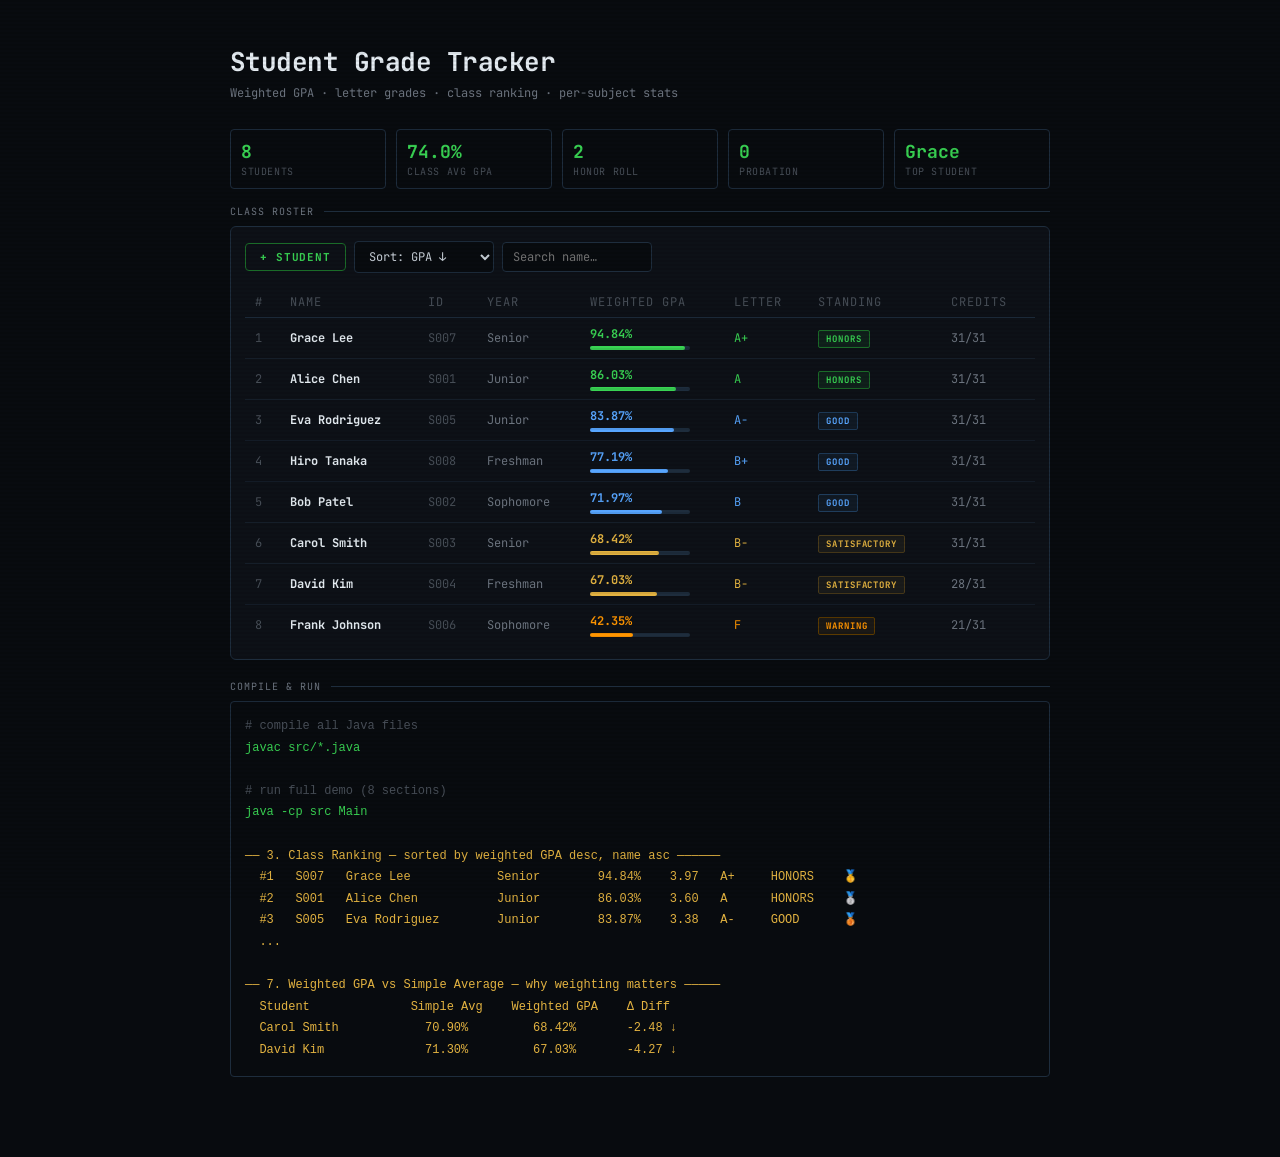
<file: projects/CoreAcademicAccount/legacy/index.html>
<!doctype html>
<html lang="en">
  <head>
    <meta charset="UTF-8" />
    <meta name="viewport" content="width=device-width,initial-scale=1" />
    <title>Grade Tracker — Java 120</title>
    <link
      href="https://fonts.googleapis.com/css2?family=JetBrains+Mono:wght@400;700&display=swap"
      rel="stylesheet"
    />
    <style>
      :root {
        --bg: #080b0f;
        --sur: #0d1117;
        --br: #1e2d3d;
        --g: #39d353;
        --gd: #1a6b28;
        --cy: #58a6ff;
        --am: #e3b341;
        --rd: #f85149;
        --pu: #bc8cff;
        --mu: #484f58;
        --tx: #c9d1d9;
        --txd: #6e7681;
      }
      * {
        box-sizing: border-box;
        margin: 0;
        padding: 0;
      }
      body {
        background: var(--bg);
        color: var(--tx);
        font-family: "JetBrains Mono", monospace;
        font-size: 13px;
        min-height: 100vh;
      }
      body::before {
        content: "";
        pointer-events: none;
        position: fixed;
        inset: 0;
        background: repeating-linear-gradient(
          0deg,
          transparent,
          transparent 2px,
          rgba(0, 0, 0, 0.07) 2px,
          rgba(0, 0, 0, 0.07) 4px
        );
        z-index: 99;
      }
      .wrap {
        max-width: 860px;
        margin: 0 auto;
        padding: 44px 20px 80px;
      }
      nav a {
        color: var(--txd);
        font-size: 11px;
        text-decoration: none;
        letter-spacing: 0.08em;
      }
      nav a:hover {
        color: var(--g);
      }
      .badges {
        display: flex;
        gap: 8px;
        margin: 22px 0 12px;
        flex-wrap: wrap;
      }
      .badge {
        font-size: 10px;
        font-weight: 700;
        letter-spacing: 0.12em;
        text-transform: uppercase;
        padding: 3px 10px;
        border-radius: 2px;
        border: 1px solid;
      }
      .bj {
        color: var(--am);
        border-color: #4a3b1a;
        background: rgba(227, 179, 65, 0.06);
      }
      .bb {
        color: var(--g);
        border-color: var(--gd);
        background: rgba(57, 211, 83, 0.06);
      }
      .bo {
        color: var(--cy);
        border-color: #1f3d5c;
        background: rgba(88, 166, 255, 0.06);
      }
      h1 {
        font-size: 26px;
        font-weight: 700;
        color: #e6edf3;
        letter-spacing: -0.02em;
      }
      .sub {
        color: var(--txd);
        font-size: 12px;
        margin: 6px 0 28px;
      }
      .lbl {
        font-size: 10px;
        color: var(--txd);
        letter-spacing: 0.1em;
        text-transform: uppercase;
        margin-bottom: 8px;
        display: flex;
        align-items: center;
        gap: 10px;
      }
      .lbl::after {
        content: "";
        flex: 1;
        height: 1px;
        background: var(--br);
      }
      .card {
        background: var(--sur);
        border: 1px solid var(--br);
        border-radius: 6px;
        padding: 18px;
        margin-bottom: 20px;
      }

      /* toolbar */
      .toolbar {
        display: flex;
        gap: 8px;
        flex-wrap: wrap;
        margin-bottom: 14px;
        align-items: center;
      }
      .act {
        background: none;
        border: 1px solid var(--br);
        border-radius: 4px;
        color: var(--txd);
        font-family: inherit;
        font-size: 11px;
        font-weight: 700;
        letter-spacing: 0.08em;
        text-transform: uppercase;
        padding: 6px 14px;
        cursor: pointer;
        transition: 0.15s;
      }
      .act:hover {
        color: var(--tx);
        border-color: var(--mu);
      }
      .act.primary {
        color: var(--g);
        border-color: var(--gd);
      }
      .act.danger {
        color: var(--rd);
        border-color: #5c1f1f;
      }
      input[type="text"],
      input[type="number"],
      select {
        background: var(--bg);
        border: 1px solid var(--br);
        border-radius: 4px;
        color: var(--tx);
        font-family: inherit;
        font-size: 12px;
        padding: 6px 10px;
        outline: none;
        caret-color: var(--g);
        transition: 0.15s;
      }
      input:focus,
      select:focus {
        border-color: var(--gd);
      }
      select {
        cursor: pointer;
      }

      /* roster table */
      table {
        width: 100%;
        border-collapse: collapse;
        font-size: 12px;
      }
      th {
        color: var(--mu);
        font-weight: 400;
        letter-spacing: 0.08em;
        text-transform: uppercase;
        padding: 7px 10px;
        border-bottom: 1px solid var(--br);
        text-align: left;
        white-space: nowrap;
        cursor: pointer;
        user-select: none;
      }
      th:hover {
        color: var(--tx);
      }
      td {
        padding: 8px 10px;
        border-bottom: 1px solid rgba(30, 45, 61, 0.5);
        vertical-align: middle;
      }
      tr:last-child td {
        border: none;
      }
      tr.sel td {
        background: rgba(57, 211, 83, 0.04);
      }
      .gpa-bar {
        height: 4px;
        background: var(--br);
        border-radius: 2px;
        margin-top: 4px;
        width: 100%;
        max-width: 100px;
      }
      .gpa-fill {
        height: 4px;
        border-radius: 2px;
        transition: 0.4s;
      }

      /* standing chips */
      .chip {
        font-size: 9px;
        font-weight: 700;
        letter-spacing: 0.1em;
        text-transform: uppercase;
        padding: 2px 7px;
        border-radius: 2px;
        border: 1px solid;
        white-space: nowrap;
      }
      .ch-HONORS {
        color: var(--g);
        border-color: var(--gd);
        background: rgba(57, 211, 83, 0.08);
      }
      .ch-GOOD {
        color: var(--cy);
        border-color: #1f3d5c;
        background: rgba(88, 166, 255, 0.06);
      }
      .ch-SATISFACTORY {
        color: var(--am);
        border-color: #4a3b1a;
        background: rgba(227, 179, 65, 0.06);
      }
      .ch-WARNING {
        color: #ff9500;
        border-color: #5c3b00;
        background: rgba(255, 149, 0, 0.06);
      }
      .ch-PROBATION {
        color: var(--rd);
        border-color: #5c1f1f;
        background: rgba(248, 81, 73, 0.06);
      }

      /* detail panel */
      .detail {
        background: var(--bg);
        border: 1px solid var(--br);
        border-radius: 4px;
        padding: 14px;
        margin-top: 12px;
      }
      .detail-header {
        display: flex;
        justify-content: space-between;
        align-items: flex-start;
        flex-wrap: wrap;
        gap: 8px;
        margin-bottom: 14px;
      }
      .d-name {
        font-size: 16px;
        font-weight: 700;
        color: #e6edf3;
      }
      .d-meta {
        font-size: 11px;
        color: var(--mu);
        margin-top: 3px;
      }
      .d-gpa {
        text-align: right;
      }
      .d-pct {
        font-size: 22px;
        font-weight: 700;
        color: var(--g);
      }
      .d-sub {
        font-size: 11px;
        color: var(--mu);
      }
      .subj-grid {
        display: grid;
        grid-template-columns: repeat(auto-fill, minmax(200px, 1fr));
        gap: 8px;
      }
      .subj-card {
        background: var(--sur);
        border: 1px solid var(--br);
        border-radius: 4px;
        padding: 10px;
      }
      .subj-name {
        font-size: 11px;
        color: var(--txd);
        margin-bottom: 4px;
      }
      .subj-avg {
        font-size: 16px;
        font-weight: 700;
      }
      .subj-meta {
        font-size: 10px;
        color: var(--mu);
        margin-top: 2px;
      }
      .bar-track {
        height: 3px;
        background: var(--br);
        border-radius: 2px;
        margin-top: 6px;
      }
      .bar-fill {
        height: 3px;
        border-radius: 2px;
      }

      /* add-grade panel */
      .grade-form {
        display: flex;
        gap: 8px;
        flex-wrap: wrap;
        align-items: center;
        margin-top: 10px;
        padding-top: 10px;
        border-top: 1px solid var(--br);
      }

      /* stats row */
      .stats-row {
        display: grid;
        grid-template-columns: repeat(auto-fill, minmax(130px, 1fr));
        gap: 10px;
        margin-bottom: 16px;
      }
      .stat-box {
        background: var(--bg);
        border: 1px solid var(--br);
        border-radius: 4px;
        padding: 10px;
      }
      .stat-val {
        font-size: 18px;
        font-weight: 700;
        color: var(--g);
      }
      .stat-lbl {
        font-size: 10px;
        color: var(--mu);
        margin-top: 2px;
        letter-spacing: 0.06em;
        text-transform: uppercase;
      }

      /* run it */
      pre.run {
        background: var(--bg);
        border: 1px solid var(--br);
        border-radius: 4px;
        padding: 14px;
        font-size: 12px;
        line-height: 1.8;
        overflow-x: auto;
        white-space: pre-wrap;
      }
      .cmt {
        color: var(--mu);
      }
      .cmd {
        color: var(--g);
      }
      .out {
        color: var(--am);
      }
      ::-webkit-scrollbar {
        width: 4px;
        height: 4px;
      }
      ::-webkit-scrollbar-thumb {
        background: var(--br);
        border-radius: 2px;
      }
    </style>
  </head>
  <body>
    <div class="wrap">
      <h1>Student Grade Tracker</h1>
      <p class="sub">
        Weighted GPA · letter grades · class ranking · per-subject stats
      </p>

      <div class="stats-row" id="statsRow"></div>

      <div class="lbl">Class Roster</div>
      <div class="card" style="padding: 14px">
        <div class="toolbar">
          <button class="act primary" onclick="openAddStudent()">
            + Student
          </button>
          <select id="sortSel" onchange="render()">
            <option value="gpa">Sort: GPA ↓</option>
            <option value="name">Sort: Name A–Z</option>
            <option value="year">Sort: Year</option>
          </select>
          <input
            type="text"
            id="search"
            placeholder="Search name…"
            oninput="render()"
            style="width: 150px"
          />
        </div>
        <div style="overflow-x: auto">
          <table>
            <thead>
              <tr>
                <th>#</th>
                <th>Name</th>
                <th>ID</th>
                <th>Year</th>
                <th>Weighted GPA</th>
                <th>Letter</th>
                <th>Standing</th>
                <th>Credits</th>
              </tr>
            </thead>
            <tbody id="rosterBody"></tbody>
          </table>
        </div>
        <div class="detail" id="detail" style="display: none"></div>
      </div>

      <div class="lbl">Compile &amp; Run</div>
      <pre class="run"><span class="cmt"># compile all Java files</span>
<span class="cmd">javac src/*.java</span>

<span class="cmt"># run full demo (8 sections)</span>
<span class="cmd">java -cp src Main</span>

<span class="out">── 3. Class Ranking — sorted by weighted GPA desc, name asc ──────
  #1   S007   Grace Lee            Senior        94.84%    3.97   A+     HONORS    🥇
  #2   S001   Alice Chen           Junior        86.03%    3.60   A      HONORS    🥈
  #3   S005   Eva Rodriguez        Junior        83.87%    3.38   A-     GOOD      🥉
  ...

── 7. Weighted GPA vs Simple Average — why weighting matters ─────
  Student              Simple Avg    Weighted GPA    Δ Diff
  Carol Smith            70.90%         68.42%       -2.48 ↓
  David Kim              71.30%         67.03%       -4.27 ↓</span></pre>
    </div>

    <script>
      const SUBJECTS = [
        { name: "Mathematics", credits: 4 },
        { name: "Physics", credits: 4 },
        { name: "Chemistry", credits: 3 },
        { name: "English", credits: 3 },
        { name: "Computer Sci", credits: 4 },
        { name: "History", credits: 2 },
        { name: "Biology", credits: 3 },
        { name: "Economics", credits: 3 },
        { name: "Statistics", credits: 3 },
        { name: "Literature", credits: 2 },
      ];

      function makeStudent(id, name, year, gradeRows) {
        const subjects = SUBJECTS.map((s, i) => ({
          ...s,
          scores: gradeRows[i] !== undefined ? [gradeRows[i]] : [],
        }));
        return { id, name, year, subjects };
      }

      function avg(scores) {
        return scores.length
          ? scores.reduce((a, b) => a + b, 0) / scores.length
          : 0;
      }

      function weightedGPA(student) {
        let pts = 0,
          cr = 0;
        for (const s of student.subjects) {
          if (!s.scores.length) continue;
          pts += avg(s.scores) * s.credits;
          cr += s.credits;
        }
        return cr ? pts / cr : 0;
      }

      function simpleAvg(student) {
        const avgs = student.subjects
          .filter((s) => s.scores.length)
          .map((s) => avg(s.scores));
        return avgs.length ? avgs.reduce((a, b) => a + b, 0) / avgs.length : 0;
      }

      function letterGrade(pct) {
        if (pct >= 90) return "A+";
        if (pct >= 85) return "A";
        if (pct >= 80) return "A-";
        if (pct >= 75) return "B+";
        if (pct >= 70) return "B";
        if (pct >= 65) return "B-";
        if (pct >= 60) return "C+";
        if (pct >= 55) return "C";
        if (pct >= 50) return "C-";
        if (pct >= 45) return "D";
        return "F";
      }

      function standing(pct) {
        if (pct >= 85) return "HONORS";
        if (pct >= 70) return "GOOD";
        if (pct >= 55) return "SATISFACTORY";
        if (pct >= 40) return "WARNING";
        return "PROBATION";
      }

      function gpa4(pct) {
        if (pct >= 90) return 4.0;
        if (pct >= 80) return 3.0 + (pct - 80) / 10;
        if (pct >= 70) return 2.0 + (pct - 70) / 10;
        if (pct >= 60) return 1.0 + (pct - 60) / 10;
        return Math.max(0, pct / 60);
      }

      function gpaColor(pct) {
        if (pct >= 85) return "var(--g)";
        if (pct >= 70) return "var(--cy)";
        if (pct >= 55) return "var(--am)";
        if (pct >= 40) return "#ff9500";
        return "var(--rd)";
      }

      function yearLabel(y) {
        return (
          ["", "Freshman", "Sophomore", "Junior", "Senior"][y] || `Year ${y}`
        );
      }

      function earnedCredits(student) {
        return student.subjects
          .filter((s) => s.scores.length && avg(s.scores) >= 40)
          .reduce((a, s) => a + s.credits, 0);
      }
      function totalCredits(student) {
        return student.subjects
          .filter((s) => s.scores.length)
          .reduce((a, s) => a + s.credits, 0);
      }

      let students = [
        makeStudent(
          "S001",
          "Alice Chen",
          3,
          [88, 92, 79, 85, 95, 70, 82, 88, 91, 76],
        ),
        makeStudent(
          "S002",
          "Bob Patel",
          2,
          [72, 68, 75, 80, 70, 65, 71, 74, 69, 77],
        ),
        makeStudent(
          "S003",
          "Carol Smith",
          4,
          [55, 60, 58, 91, 62, 94, 61, 70, 65, 95],
        ),
        makeStudent(
          "S004",
          "David Kim",
          1,
          [45, 82, 90, 78, 88, 55, 0, 72, 84, 68],
        ),
        makeStudent(
          "S005",
          "Eva Rodriguez",
          3,
          [83, 87, 80, 88, 85, 79, 84, 86, 82, 81],
        ),
        makeStudent(
          "S006",
          "Frank Johnson",
          2,
          [38, 42, 35, 50, 40, 55, 45, 38, 41, 48],
        ),
        makeStudent(
          "S007",
          "Grace Lee",
          4,
          [96, 94, 91, 98, 99, 89, 93, 95, 97, 92],
        ),
        makeStudent(
          "S008",
          "Hiro Tanaka",
          1,
          [76, 80, 74, 77, 83, 69, 78, 75, 81, 72],
        ),
      ];

      let selectedId = null;

      function renderStats() {
        const gpas = students.map(weightedGPA);
        const avg_ = gpas.reduce((a, b) => a + b, 0) / gpas.length;
        const honors = students.filter(
          (s) => standing(weightedGPA(s)) === "HONORS",
        ).length;
        const prob = students.filter(
          (s) => standing(weightedGPA(s)) === "PROBATION",
        ).length;
        const top = students.reduce((a, b) =>
          weightedGPA(a) > weightedGPA(b) ? a : b,
        );
        document.getElementById("statsRow").innerHTML = [
          { val: students.length, lbl: "Students" },
          { val: avg_.toFixed(1) + "%", lbl: "Class Avg GPA" },
          { val: honors, lbl: "Honor Roll" },
          { val: prob, lbl: "Probation" },
          { val: top.name.split(" ")[0], lbl: "Top Student" },
        ]
          .map(
            (s) =>
              `<div class="stat-box"><div class="stat-val">${s.val}</div><div class="stat-lbl">${s.lbl}</div></div>`,
          )
          .join("");
      }

      function render() {
        renderStats();
        const q = document.getElementById("search").value.toLowerCase();
        const srt = document.getElementById("sortSel").value;
        let list = students.filter((s) => s.name.toLowerCase().includes(q));
        if (srt === "gpa") list.sort((a, b) => weightedGPA(b) - weightedGPA(a));
        if (srt === "name") list.sort((a, b) => a.name.localeCompare(b.name));
        if (srt === "year")
          list.sort(
            (a, b) => a.year - b.year || weightedGPA(b) - weightedGPA(a),
          );

        const body = document.getElementById("rosterBody");
        body.innerHTML = list
          .map((s, i) => {
            const gpa = weightedGPA(s);
            const col = gpaColor(gpa);
            const st = standing(gpa);
            const sel = s.id === selectedId;
            return `<tr class="${sel ? "sel" : ""}" onclick="selectStudent('${s.id}')" style="cursor:pointer">
      <td style="color:var(--mu)">${i + 1}</td>
      <td style="font-weight:700;color:#e6edf3">${s.name}</td>
      <td style="color:var(--mu)">${s.id}</td>
      <td style="color:var(--txd)">${yearLabel(s.year)}</td>
      <td>
        <span style="color:${col};font-weight:700">${gpa.toFixed(2)}%</span>
        <div class="gpa-bar"><div class="gpa-fill" style="width:${gpa}%;background:${col}"></div></div>
      </td>
      <td style="color:${col}">${letterGrade(gpa)}</td>
      <td><span class="chip ch-${st}">${st}</span></td>
      <td style="color:var(--txd)">${earnedCredits(s)}/${totalCredits(s)}</td>
    </tr>`;
          })
          .join("");

        const detail = document.getElementById("detail");
        if (!selectedId) {
          detail.style.display = "none";
          return;
        }
        const s = students.find((x) => x.id === selectedId);
        if (!s) {
          detail.style.display = "none";
          return;
        }
        const gpa = weightedGPA(s);
        const col = gpaColor(gpa);
        const smpl = simpleAvg(s);
        const diff = gpa - smpl;

        detail.style.display = "block";
        detail.innerHTML = `
    <div class="detail-header">
      <div>
        <div class="d-name">${s.name}</div>
        <div class="d-meta">${yearLabel(s.year)} · ID: ${s.id} · <span class="chip ch-${standing(gpa)}">${standing(gpa)}</span></div>
        <div class="d-meta" style="margin-top:6px">
          Weighted GPA: <b style="color:${col}">${gpa.toFixed(2)}%</b>
          &nbsp;·&nbsp; Simple avg: <b>${smpl.toFixed(2)}%</b>
          &nbsp;·&nbsp; Δ <b style="color:${diff >= 0 ? "var(--g)" : "var(--rd)"}">${diff > 0 ? "+" : ""}${diff.toFixed(2)}%</b>
        </div>
      </div>
      <div class="d-gpa">
        <div class="d-pct" style="color:${col}">${gpa.toFixed(1)}%</div>
        <div class="d-sub">${gpa4(gpa).toFixed(2)} / 4.0 GPA</div>
        <div class="d-sub">${letterGrade(gpa)}</div>
      </div>
    </div>
    <div class="subj-grid">${s.subjects
      .map((sub) => {
        const a = avg(sub.scores);
        const c = gpaColor(a);
        const hasSc = sub.scores.length > 0;
        return `<div class="subj-card">
        <div class="subj-name">${sub.name} <span style="color:var(--mu)">${sub.credits}cr</span></div>
        <div class="subj-avg" style="color:${hasSc ? c : "var(--mu)"}">${hasSc ? a.toFixed(1) + "%" : "—"}</div>
        <div class="subj-meta">${hasSc ? letterGrade(a) + " · " + sub.credits + "cr weight" : ""}</div>
        ${hasSc ? `<div class="bar-track"><div class="bar-fill" style="width:${a}%;background:${c}"></div></div>` : ""}
      </div>`;
      })
      .join("")}</div>
    <div class="grade-form">
      <select id="gSubj">${s.subjects.map((sub) => `<option>${sub.name}</option>`).join("")}</select>
      <input type="number" id="gScore" placeholder="Score 0–100" min="0" max="100" style="width:140px">
      <button class="act primary" onclick="addGrade('${s.id}')">Add Grade</button>
      <button class="act danger"  onclick="removeStudent('${s.id}')">Remove Student</button>
    </div>`;
      }

      function selectStudent(id) {
        selectedId = selectedId === id ? null : id;
        render();
      }

      function addGrade(id) {
        const s = students.find((x) => x.id === id);
        const subj = document.getElementById("gSubj").value;
        const score = parseFloat(document.getElementById("gScore").value);
        if (isNaN(score) || score < 0 || score > 100) {
          alert("Score must be 0–100.");
          return;
        }
        const sub = s.subjects.find((x) => x.name === subj);
        sub.scores.push(score);
        render();
      }

      function removeStudent(id) {
        if (!confirm("Remove this student?")) return;
        students = students.filter((s) => s.id !== id);
        selectedId = null;
        render();
      }

      function openAddStudent() {
        const name = prompt("Student name:");
        if (!name) return;
        const year = parseInt(
          prompt("Year (1=Freshman, 2=Sophomore, 3=Junior, 4=Senior):") || "1",
        );
        const id = "S" + String(students.length + 1).padStart(3, "0");
        students.push(makeStudent(id, name.trim(), year, []));
        render();
      }

      render();
    </script>
  </body>
</html>
</file>
<file: style.css>
*{box-sizing:border-box}body{margin:0;font-family:Inter,system-ui,sans-serif;background:#0b1020;color:#eef2ff}.shell{width:min(1100px,92%);margin:auto}.hero{padding:72px 0 40px;background:linear-gradient(135deg,#111936,#0b1020)}.eyebrow{font-size:.78rem;letter-spacing:.16em;font-weight:700}.hero h1{font-size:clamp(2.5rem,7vw,5rem);margin:.3rem 0}.intro{max-width:720px;color:#b7c0d8;line-height:1.7}.toolbar{display:flex;gap:16px;align-items:center;margin-top:28px}.toolbar input{width:min(520px,100%);padding:14px 16px;border:1px solid #39435f;border-radius:10px;background:#151d35;color:#fff;font:inherit}.count{color:#9da8c4}.projects{display:grid;grid-template-columns:repeat(auto-fit,minmax(250px,1fr));gap:18px;padding:36px 0}.card{display:block;padding:24px;border:1px solid #2b3552;border-radius:14px;background:#11182d;color:inherit;text-decoration:none;transition:transform .18s,border-color .18s}.card:hover{transform:translateY(-3px);border-color:#6879a8}.card h2{margin-top:0}.card p{color:#aeb8d0;line-height:1.6}.open{font-weight:700}.status,.empty{color:#aeb8d0}.footer{padding:24px 0 48px;color:#8792ad}
</file>
